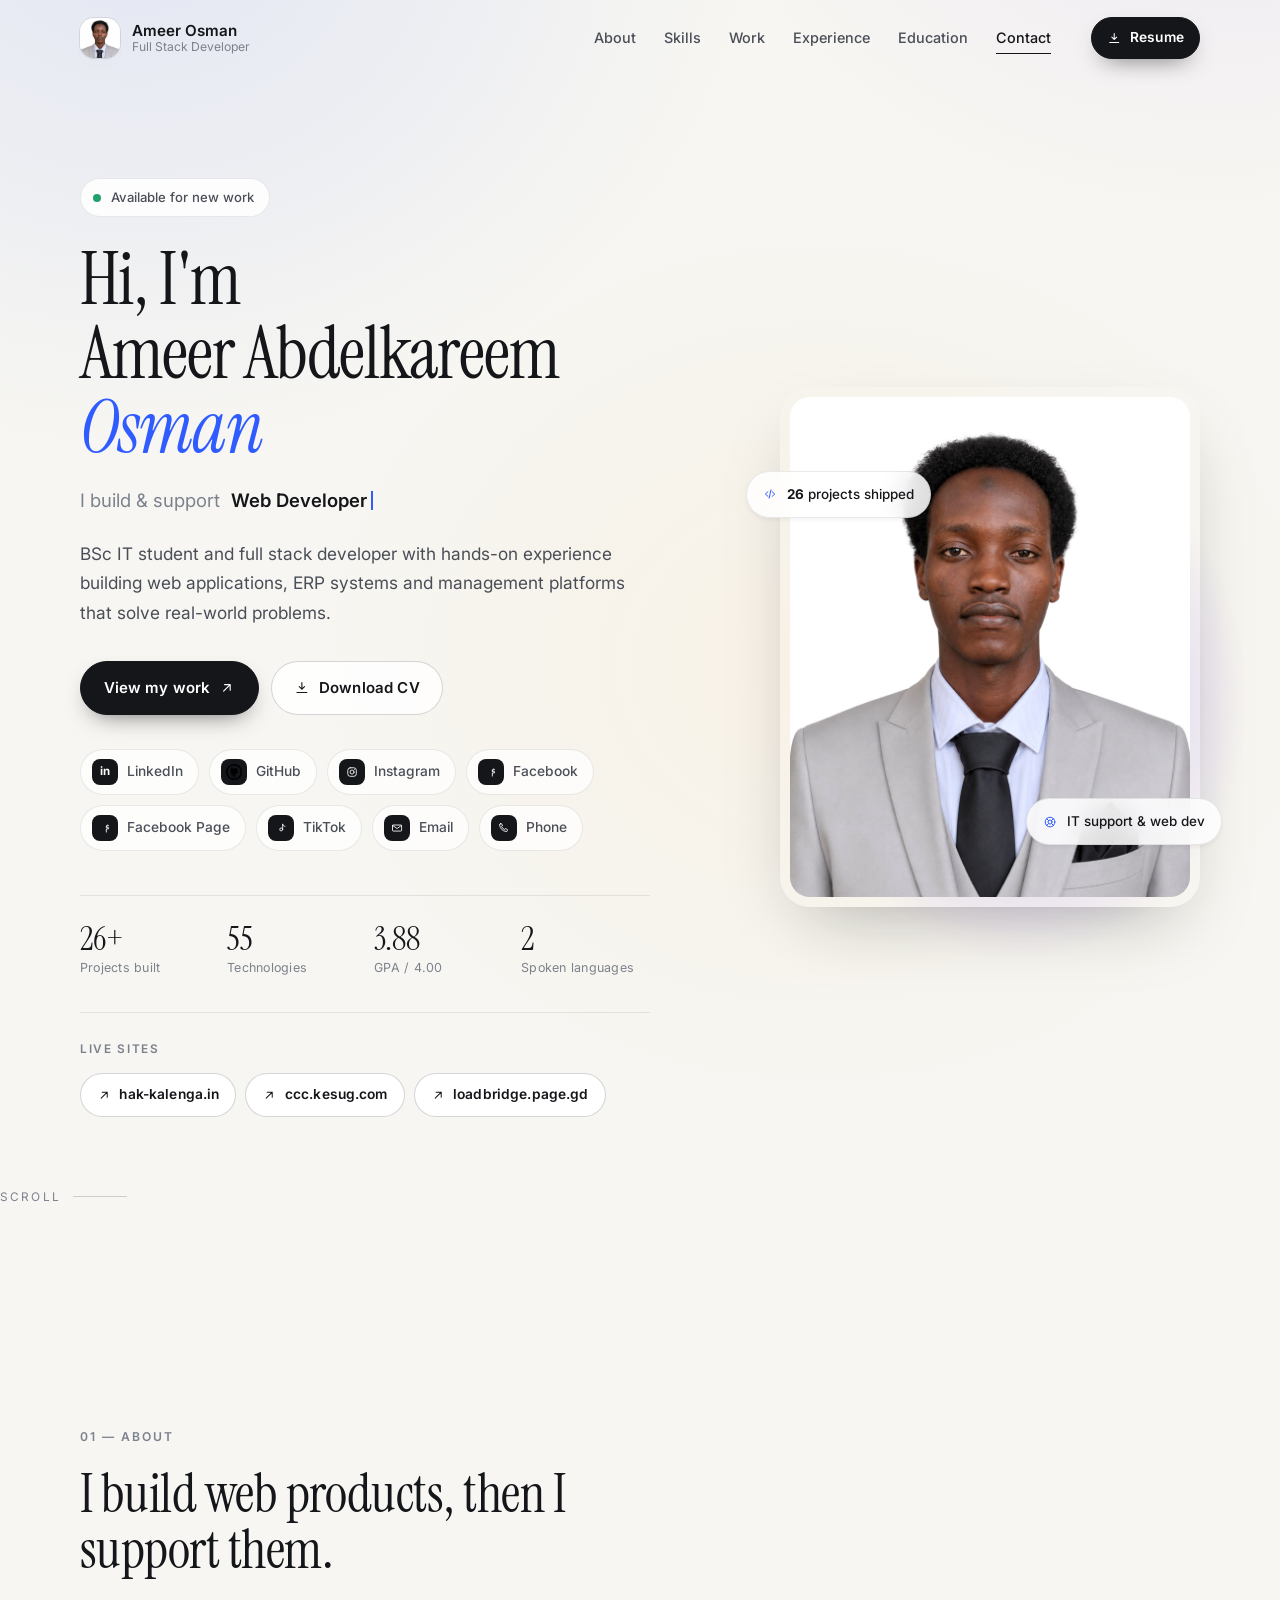
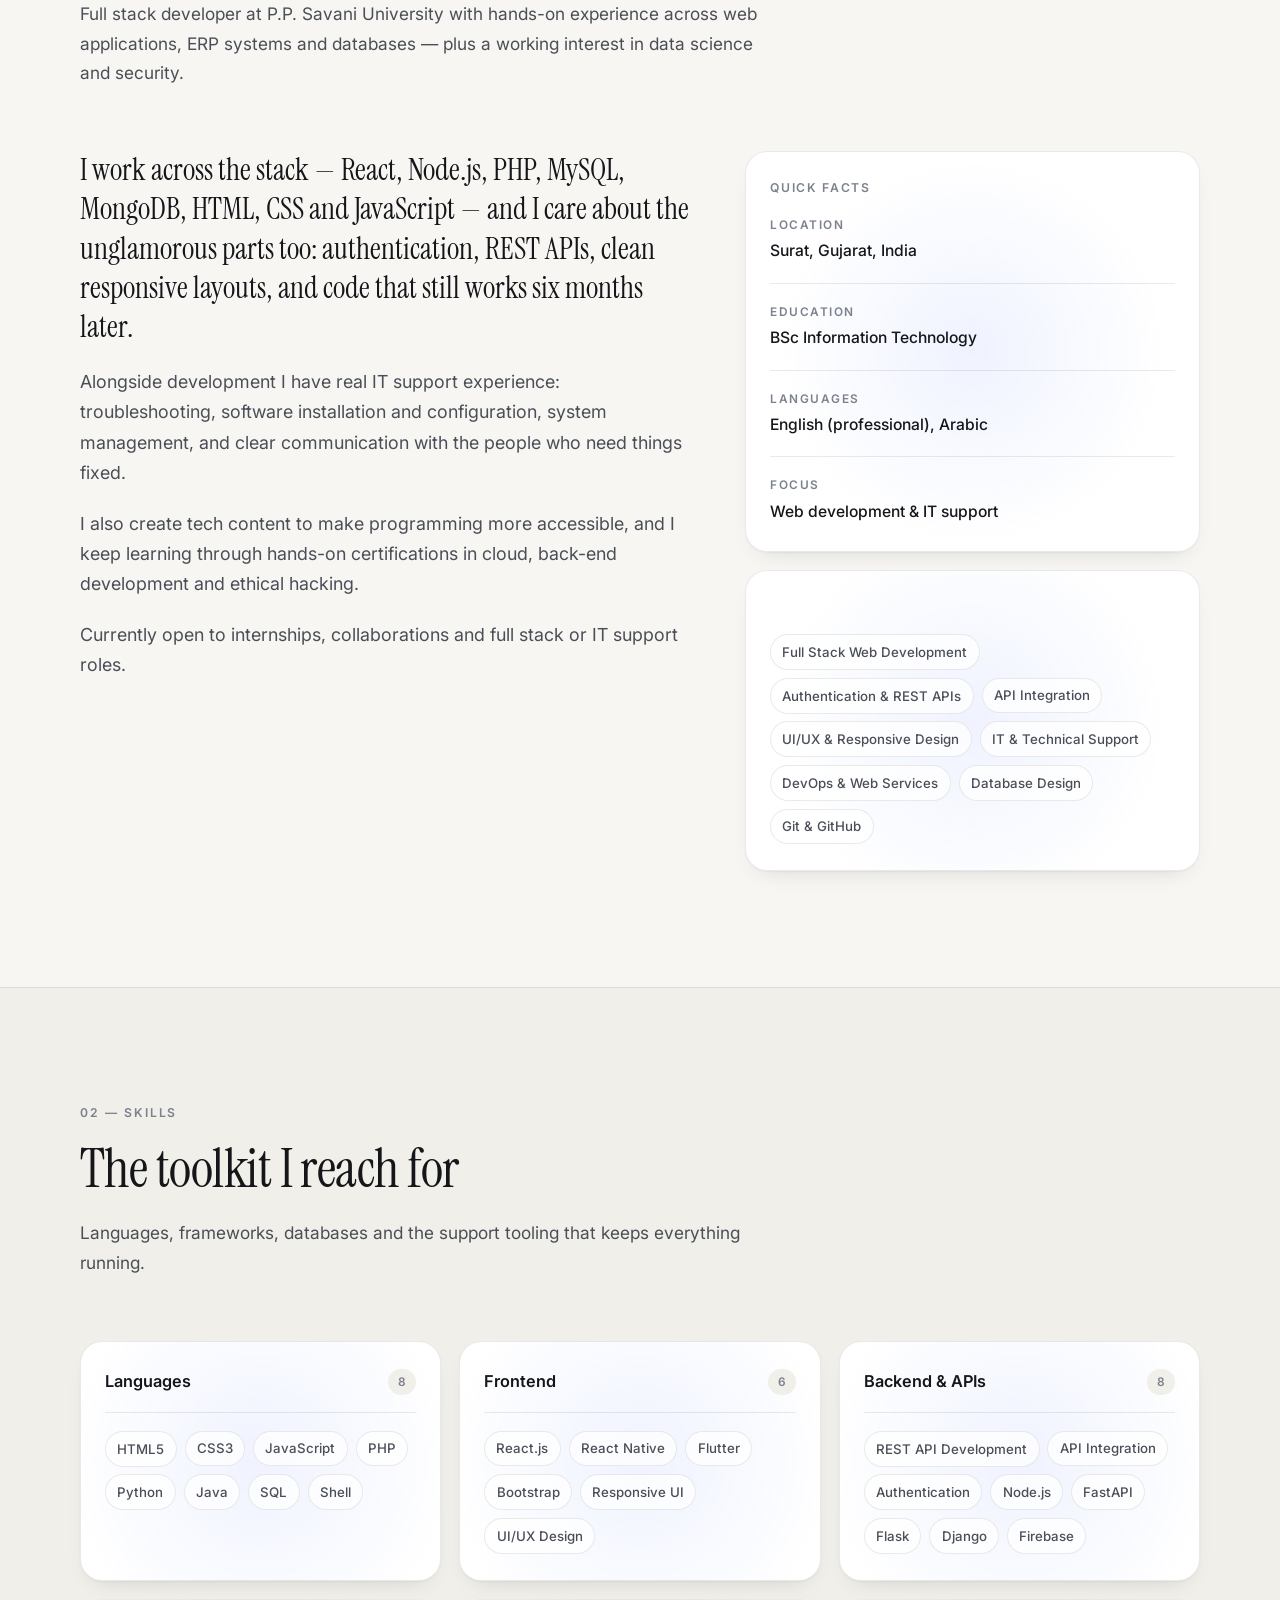
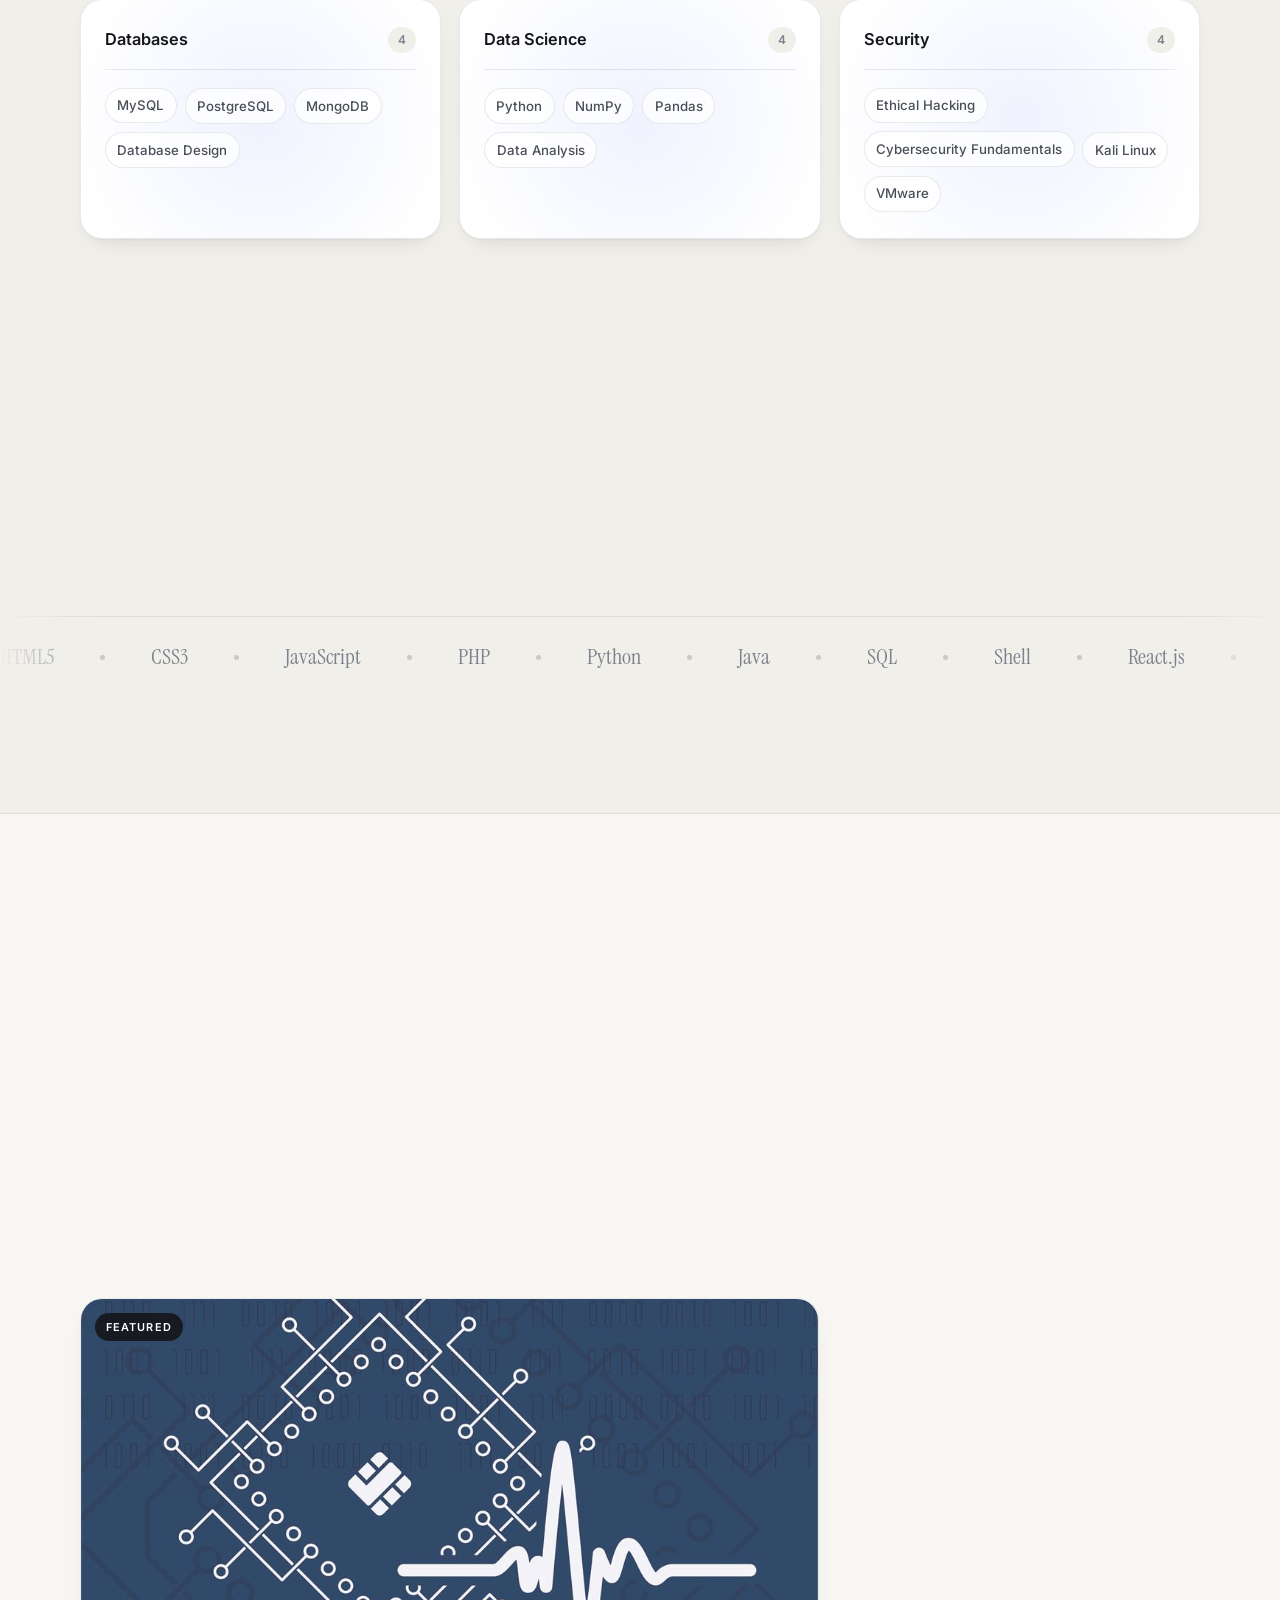
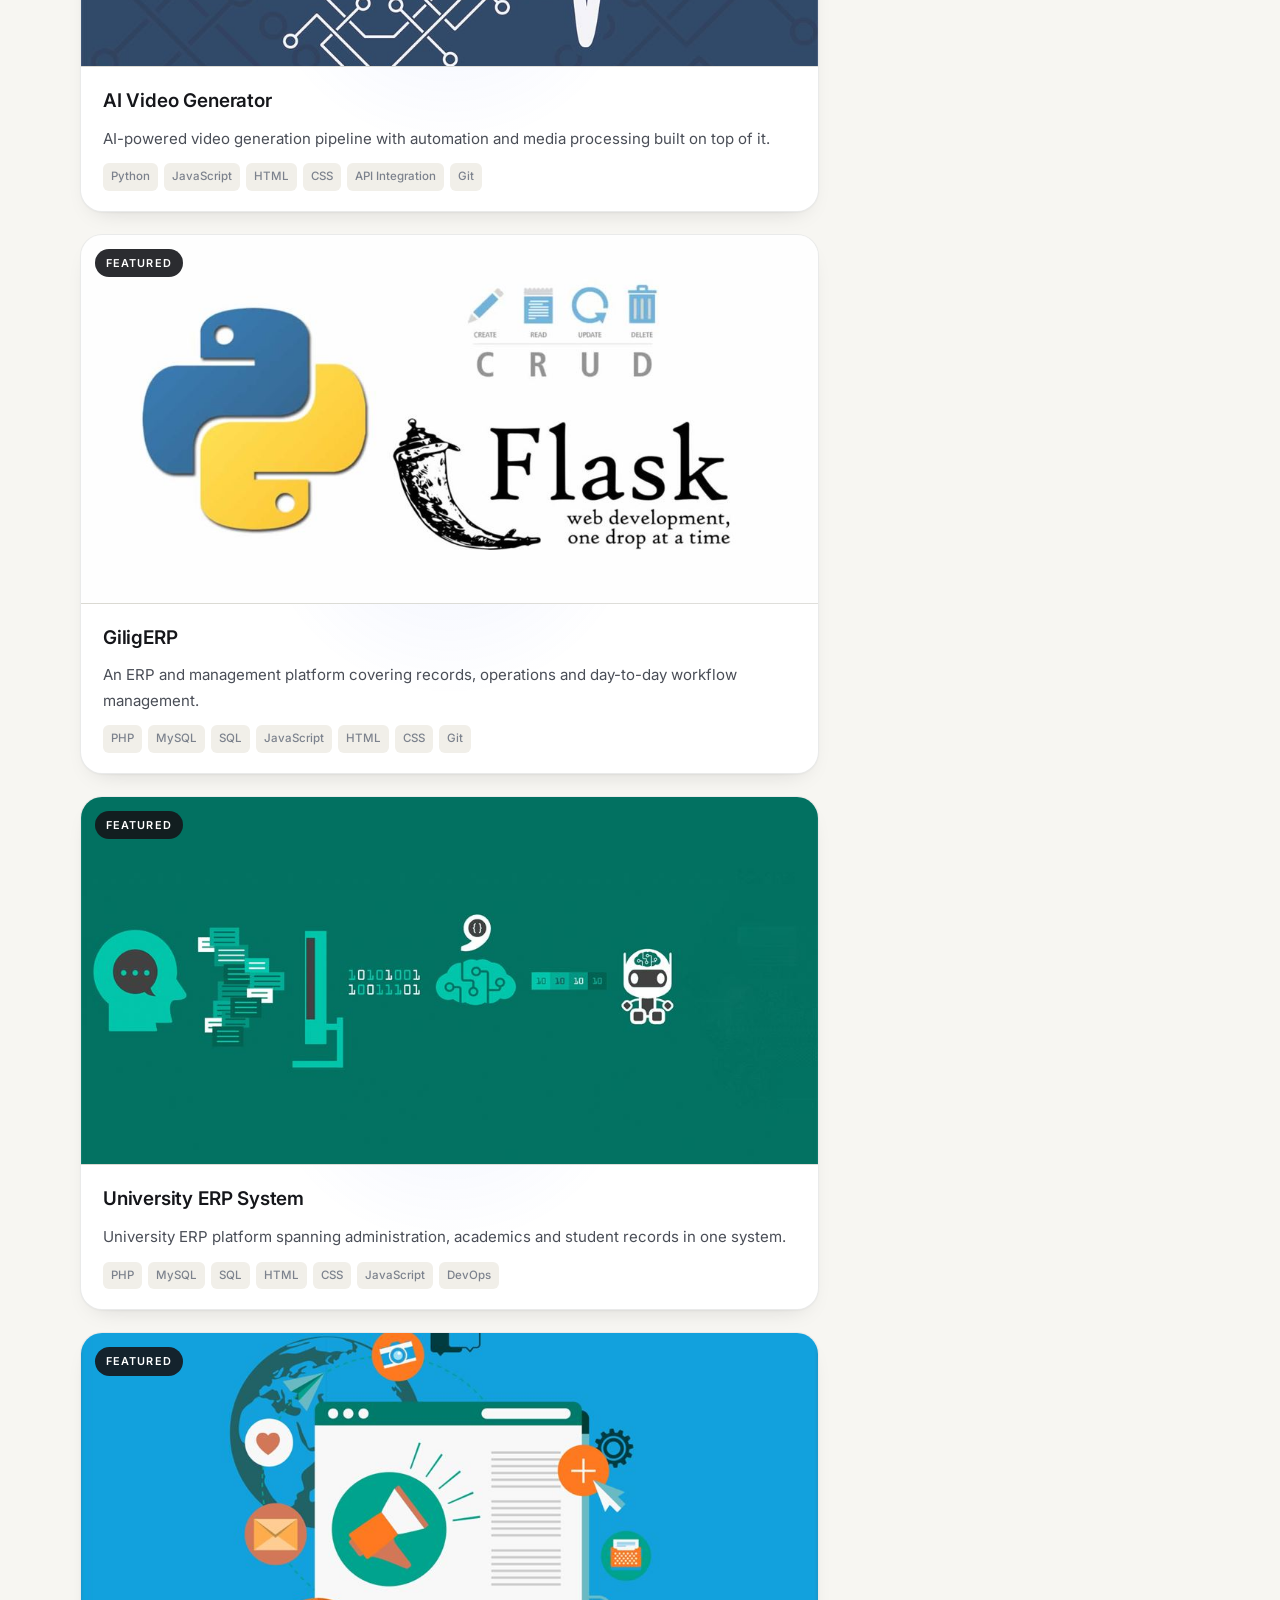
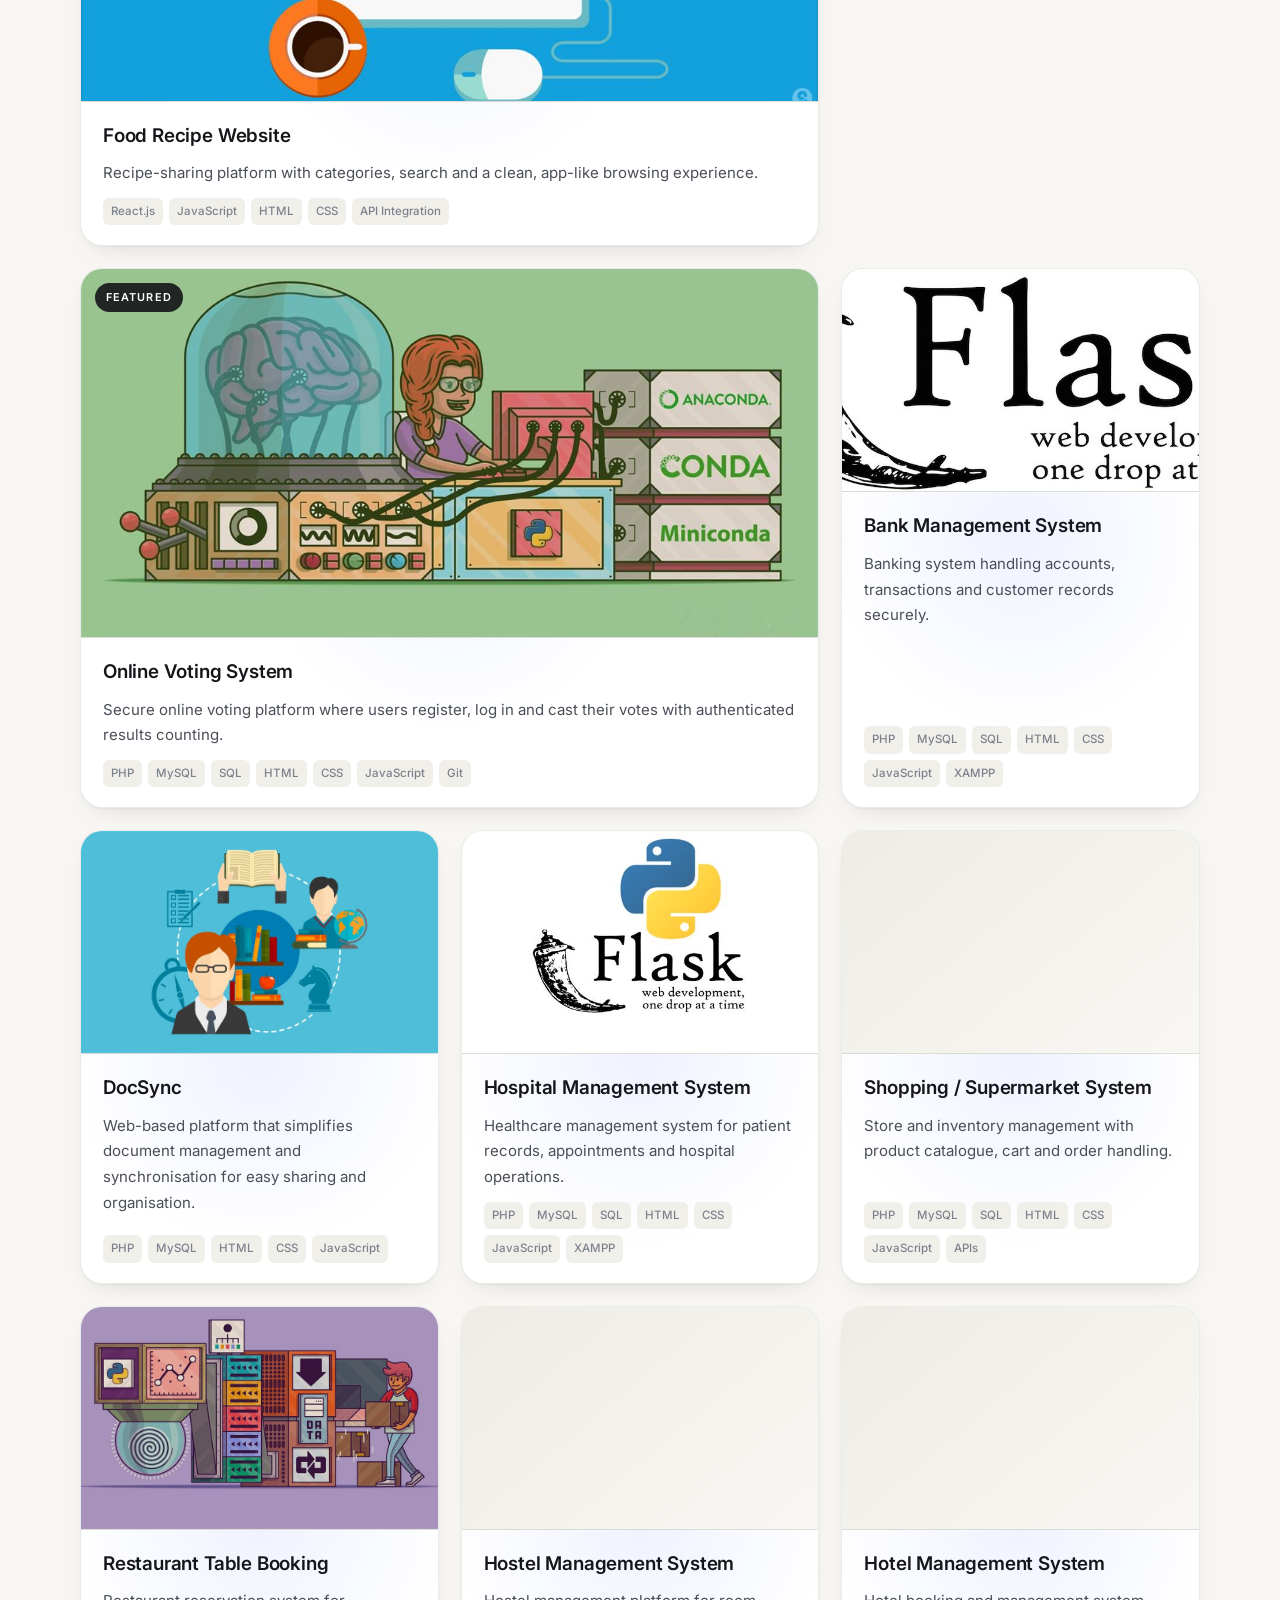
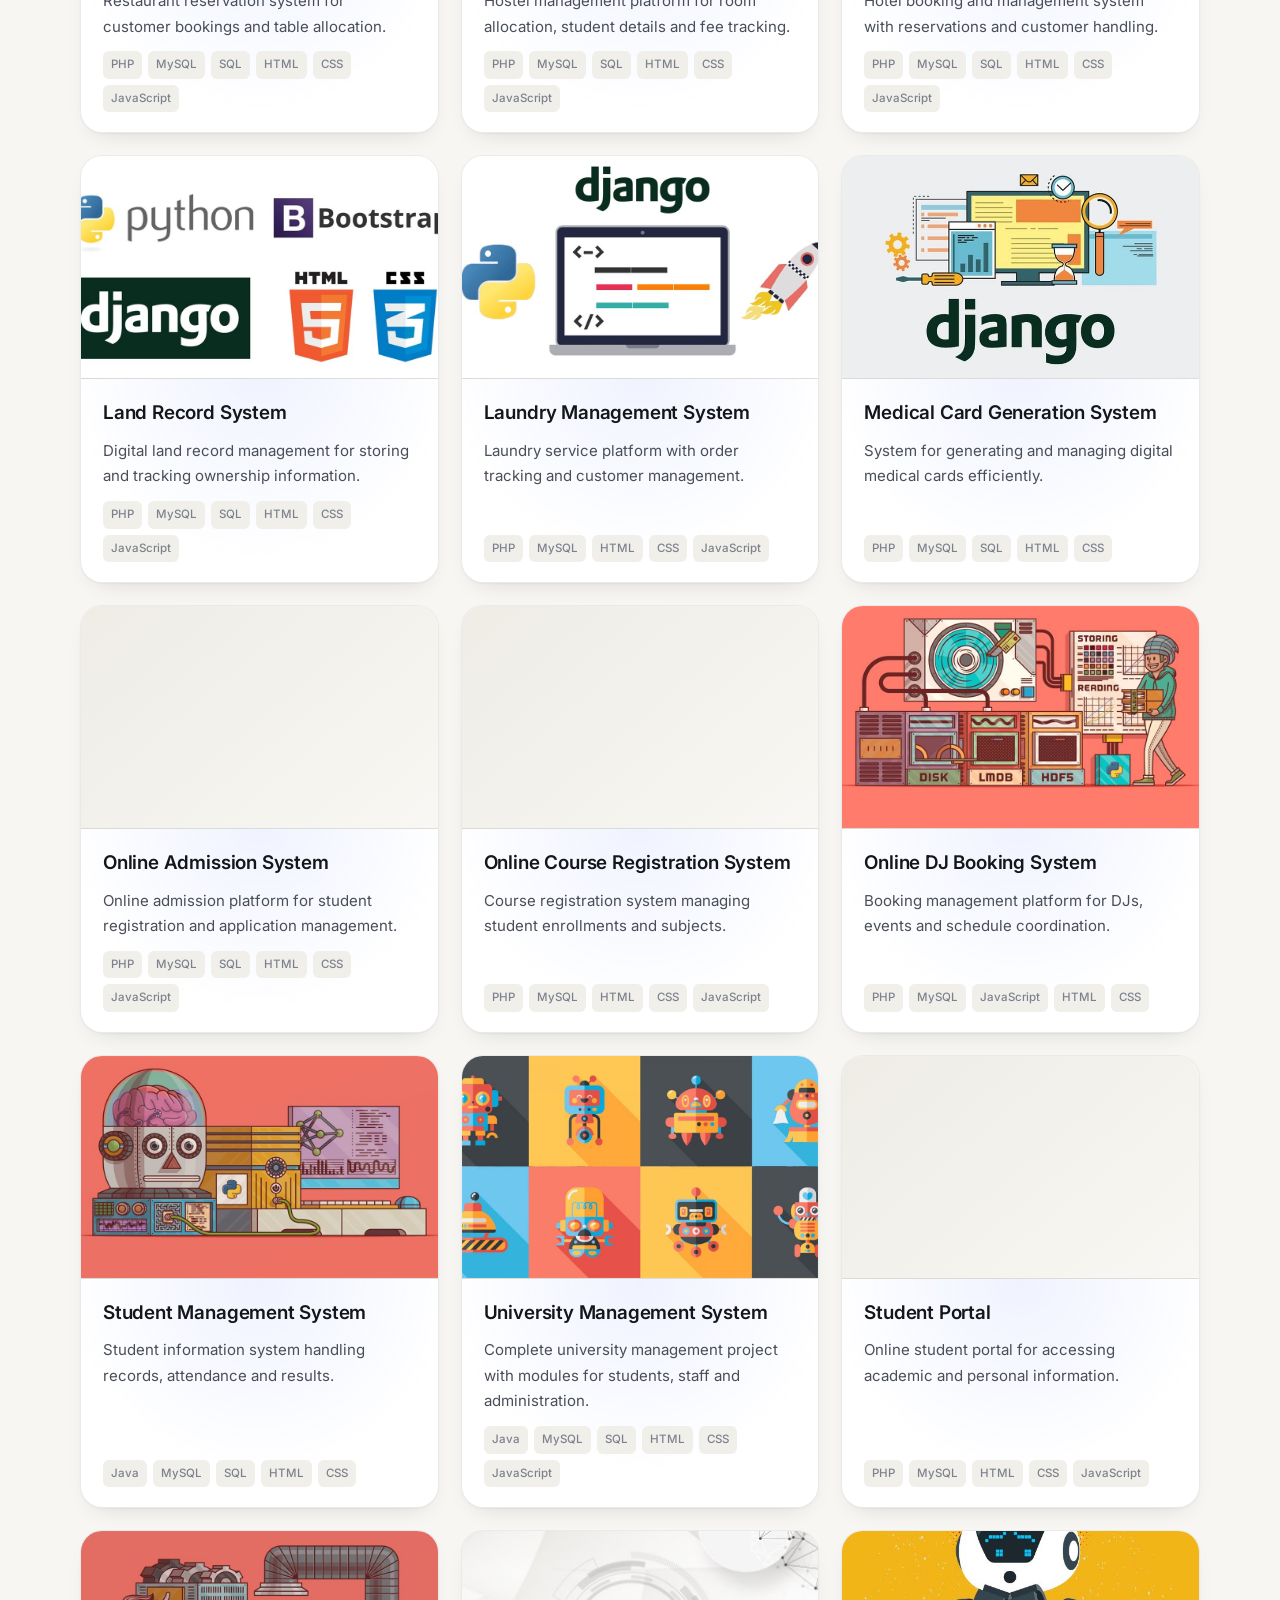
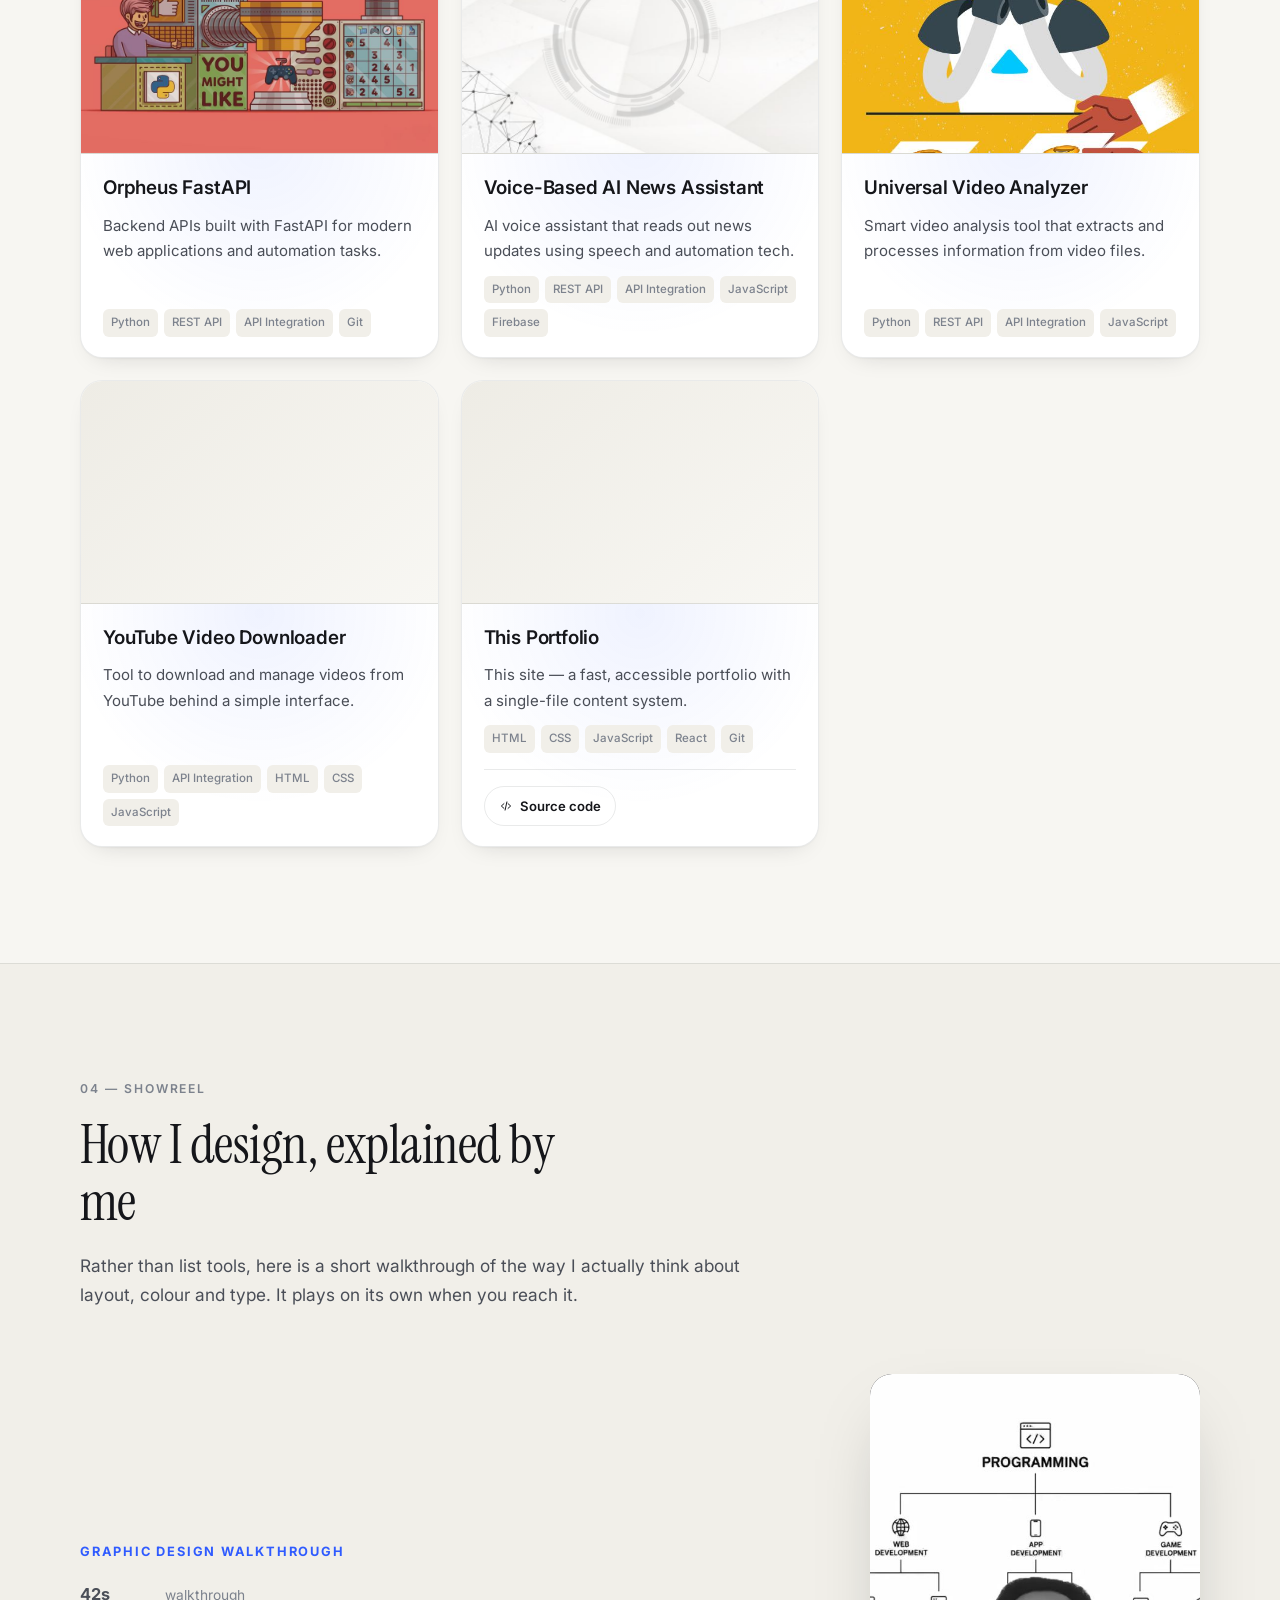
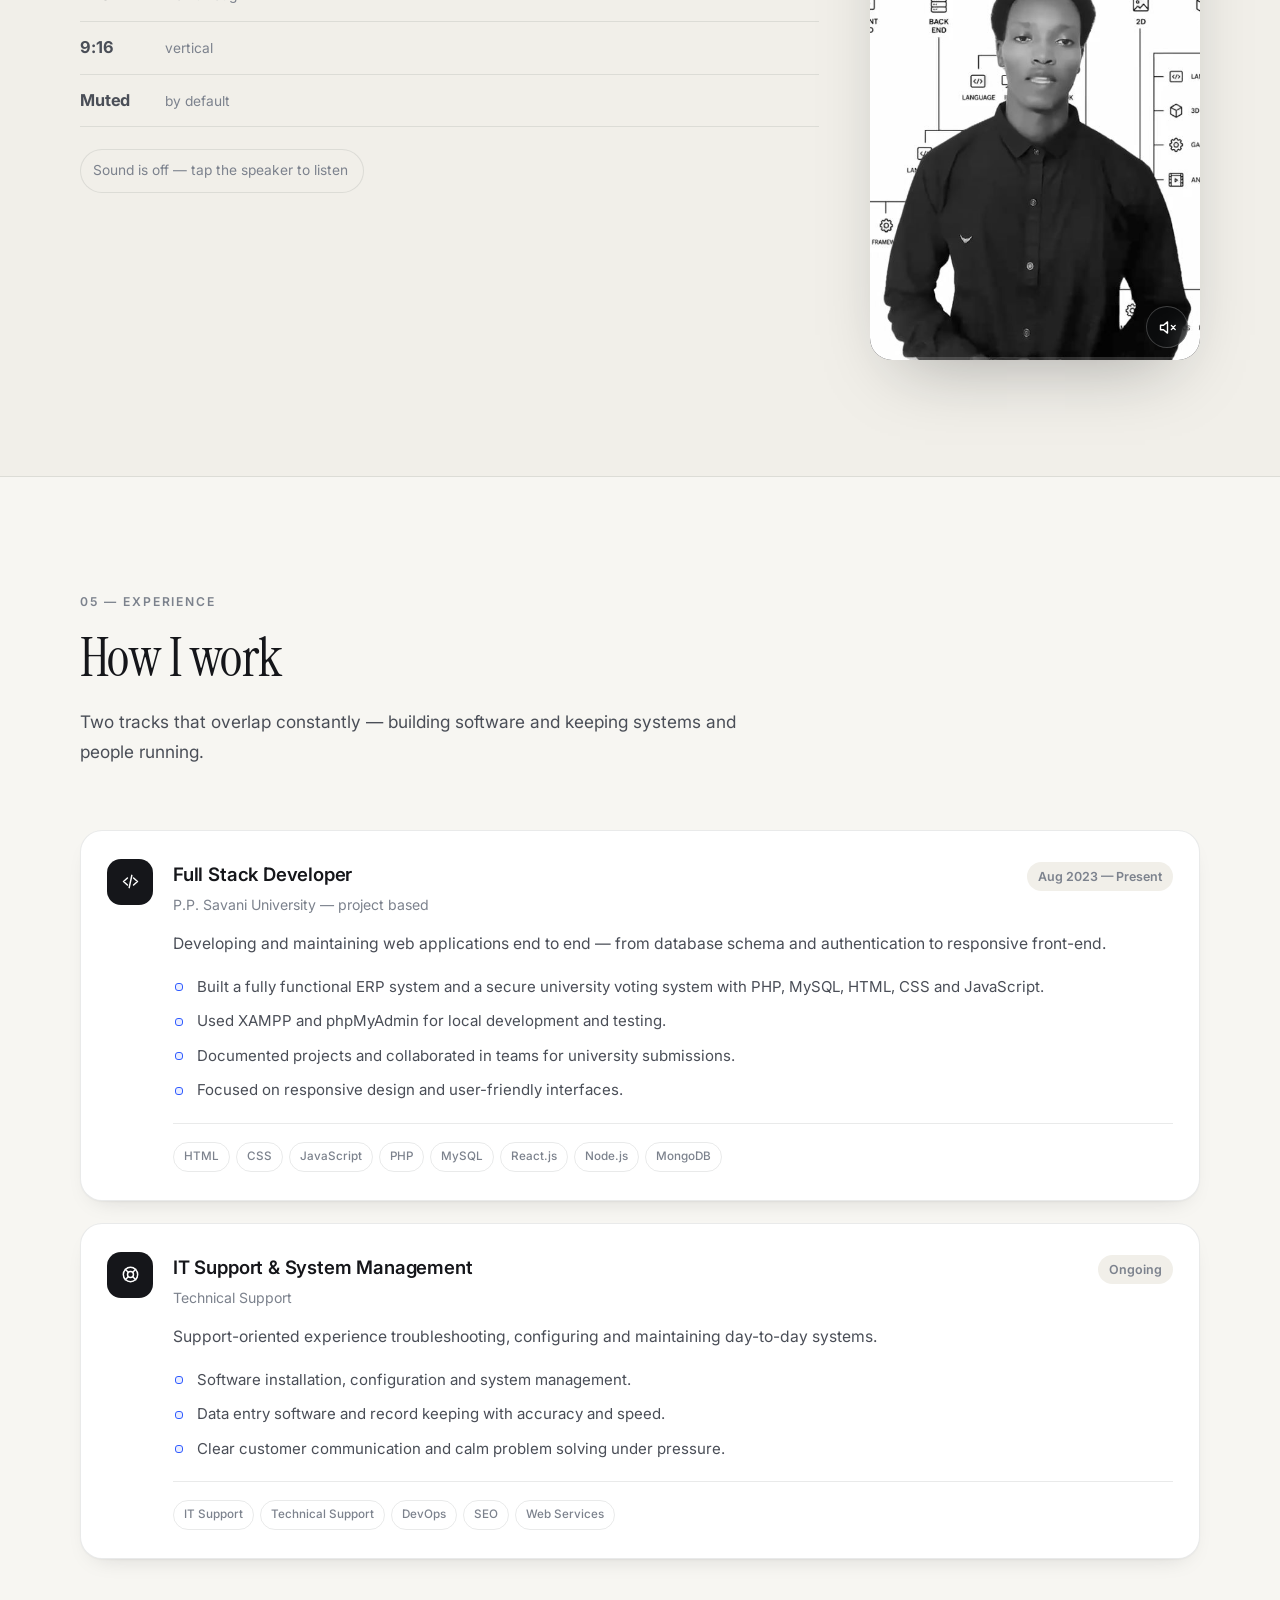
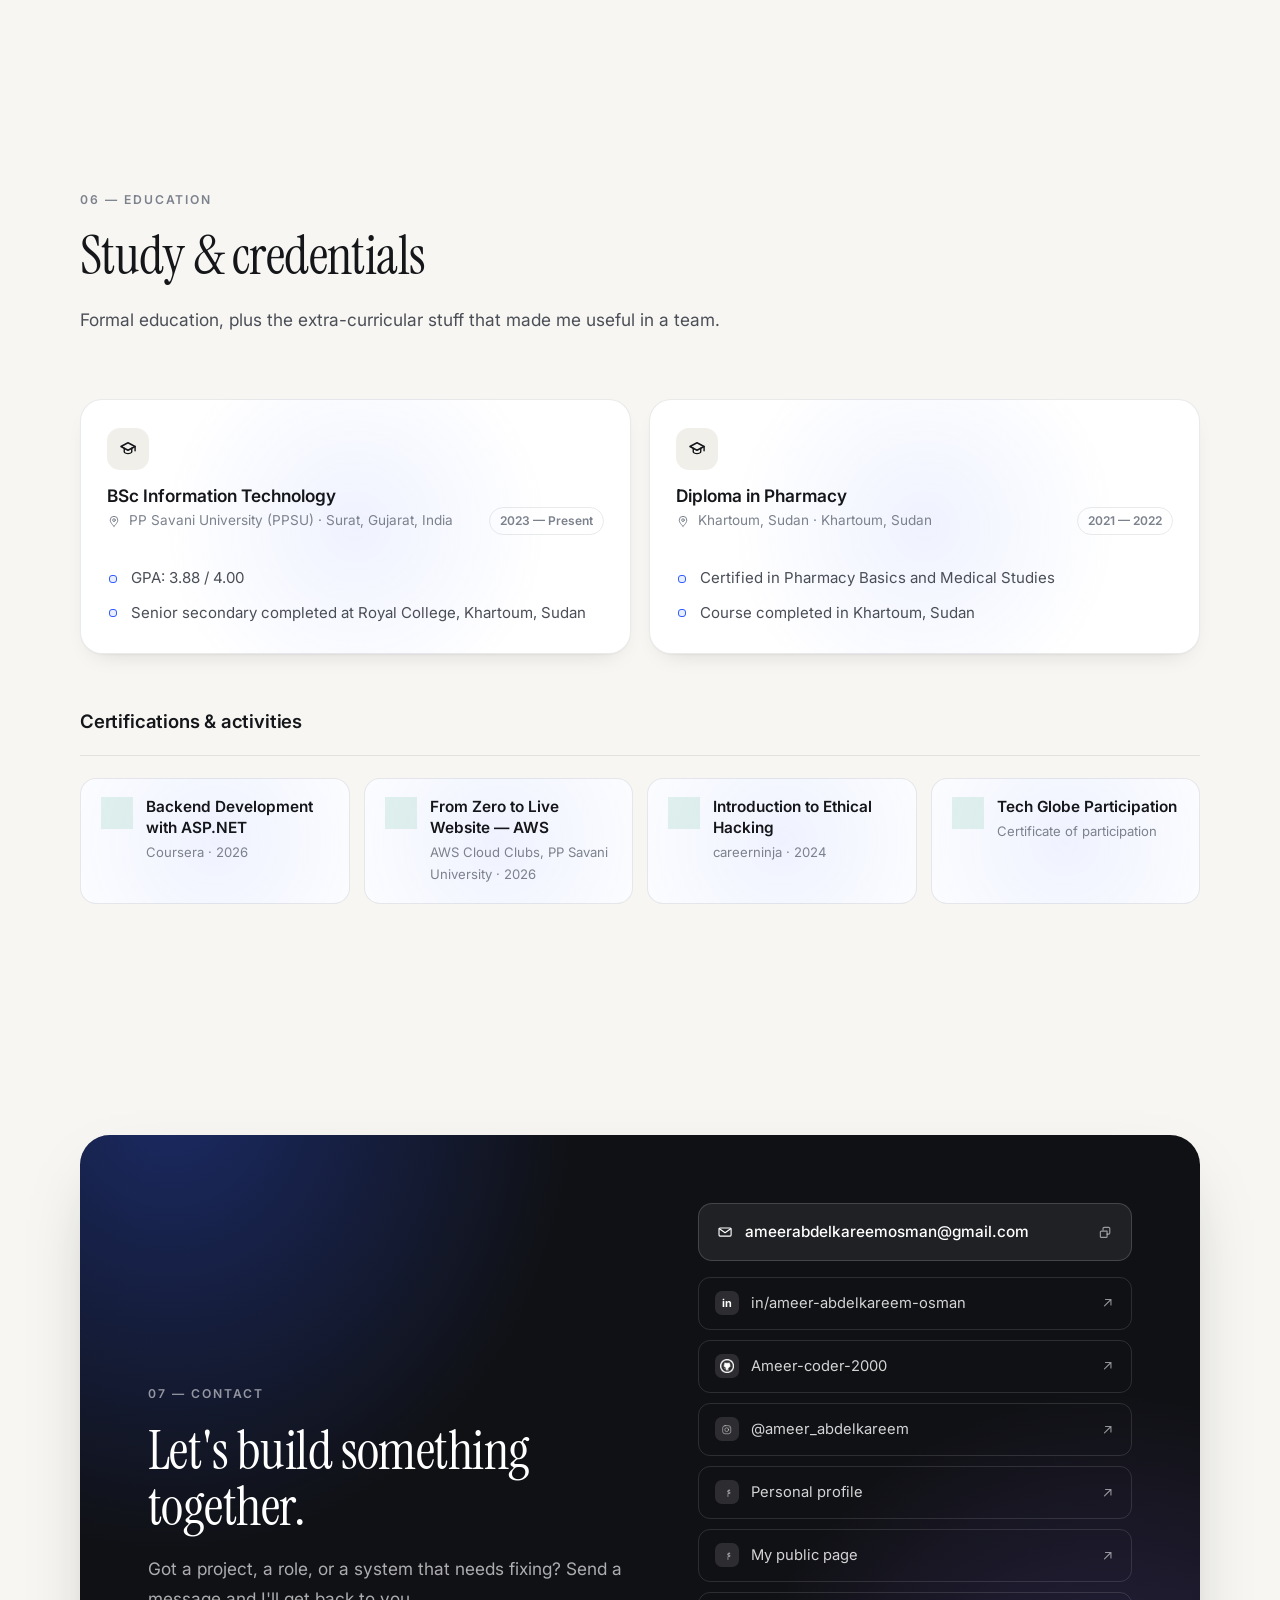
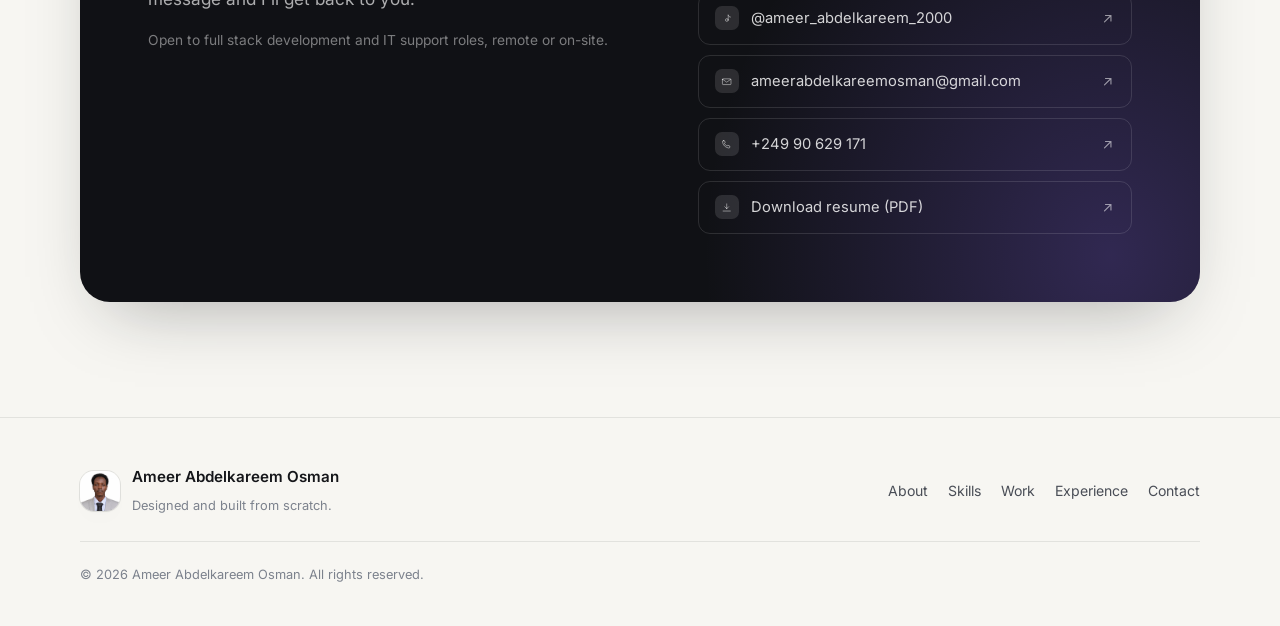
<file: index.html>
<!DOCTYPE html>
<html lang="en">

<head>
  <meta charset="utf-8" />
  <meta name="viewport" content="width=device-width, initial-scale=1, viewport-fit=cover" />
  <meta name="X-UA-Compatible" content="IE=edge" />
  <meta name="apple-mobile-web-app-capable" content="yes" />
  <meta name="mobile-web-app-capable" content="yes" />
  <meta name="apple-mobile-web-app-status-bar-style" content="default" />
  <meta name="apple-mobile-web-app-title" content="Ameer Osman" />

  <!-- Google AdSense -->
  <script async src="https://pagead2.googlesyndication.com/pagead/js/adsbygoogle.js?client=ca-pub-2253711624569029"
    crossorigin="anonymous"></script>

  <!-- Google Tag Manager -->
  <script>(function (w, d, s, l, i) { w[l] = w[l] || []; w[l].push({ 'gtm.start': new Date().getTime(), event: 'gtm.js' }); var f = d.getElementsByTagName(s)[0], j = d.createElement(s), dl = l != 'dataLayer' ? '&l=' + l : ''; j.async = true; j.src = 'https://www.googletagmanager.com/gtm.js?id=' + i + dl; f.parentNode.insertBefore(j, f); })(window, document, 'script', 'dataLayer', 'GTM-PGZH8HT');</script>
  <!-- End Google Tag Manager -->

  <title>Ameer Abdelkareem Osman | Full Stack Developer</title>

  <!-- Global site tag (gtag.js) - Google Analytics -->
  <script async src="https://www.googletagmanager.com/gtag/js?id=UA-126939217-2"></script>
  <script>
    window.dataLayer = window.dataLayer || [];
    function gtag() { dataLayer.push(arguments); }
    gtag('js', new Date());
    gtag('config', 'UA-126939217-2');
  </script>

  <!-- Performance: warm up connections before the third-party scripts run -->
  <link rel="preconnect" href="https://fonts.googleapis.com" />
  <link rel="preconnect" href="https://fonts.gstatic.com" crossorigin />
  <link rel="preconnect" href="https://www.googletagmanager.com" />
  <link rel="dns-prefetch" href="https://pagead2.googlesyndication.com" />

  <!-- Fonts -->
  <link rel="stylesheet"
    href="https://fonts.googleapis.com/css2?family=Inter:wght@400;500;600;700&family=Instrument+Serif:ital@0;1&display=swap" />

  <!-- Custom styles (versioned: bust the browser cache on every change) -->
  <link rel="stylesheet" href="assets/css/style.css?v=10" />
  <link rel="stylesheet" href="assets/css/motion.css?v=1" />

  <!-- Profile photo: load it early so the hero never pops in -->
  <link rel="preload" as="image" href="ameer.jpeg" fetchpriority="high" />

  <!-- SEO / Open Graph -->
  <meta name="description"
    content="Motivated BSc IT graduate focused on full stack web development, IT support, and building practical solutions for real-world problems." />
  <meta name="author" content="Ameer Abdelkareem Osman" />
  <meta property="og:locale" content="en_US" />
  <meta property="og:type" content="website" />
  <meta property="og:title" content="Ameer Abdelkareem Osman | Full Stack Developer" />
  <meta property="og:description"
    content="Full Stack Developer and IT Support professional building practical web solutions." />
  <meta property="og:site_name" content="Ameer Abdelkareem Osman | Full Stack Developer" />
  <meta property="og:image" content="ameer.jpeg" />
  <meta name="twitter:card" content="summary_large_image" />
  <meta name="twitter:title" content="Ameer Abdelkareem Osman | Full Stack Developer" />
  <meta name="twitter:description"
    content="Full Stack Developer and IT Support professional building practical web solutions." />

  <!-- Icons -->
  <link rel="apple-touch-icon" sizes="180x180" href="assets/img/favicon/ameer-favicon-180.png" />
  <link rel="icon" type="image/png" sizes="192x192" href="assets/img/favicon/ameer-favicon-192.png" />
  <link rel="icon" type="image/png" sizes="32x32" href="assets/img/favicon/ameer-favicon-32.png" />
  <link rel="manifest" href="assets/img/favicon/manifest.json" />
  <meta name="msapplication-TileColor" content="#ffffff" />
  <meta name="msapplication-TileImage" content="assets/img/favicon/ameer-favicon-192.png" />
  <meta name="theme-color" content="#f7f6f2" />
  <meta name="robots" content="index, follow" />
  <!-- Google Site Verification for indexing -->
  <meta name="google-site-verification" content="_qxK8tePiU2fhnwlwnJ7pkDFnj1k2EiKq_cYGy1Cb84" />
</head>

<body>
  <!-- Google Tag Manager (noscript) -->
  <noscript><iframe src="https://www.googletagmanager.com/ns.html?id=GTM-PGZH8HT" height="0" width="0"
      style="display:none;visibility:hidden"></iframe>
  </noscript>

  <!-- ===================================================== icon sprite ==== -->
  <svg class="sprite" aria-hidden="true" focusable="false" xmlns="http://www.w3.org/2000/svg">
    <defs>
      <symbol id="i-arrow" viewBox="0 0 24 24">
        <path d="M7 17 17 7M8.5 7H17v8.5" />
      </symbol>
      <symbol id="i-external" viewBox="0 0 24 24">
        <path d="M14 4h6v6M20 4l-8.5 8.5M18 13.5V19a1 1 0 0 1-1 1H5a1 1 0 0 1-1-1V7a1 1 0 0 1 1-1h5.5" />
      </symbol>
      <symbol id="i-mail" viewBox="0 0 24 24">
        <path d="M3 7.5A1.5 1.5 0 0 1 4.5 6h15A1.5 1.5 0 0 1 21 7.5v9a1.5 1.5 0 0 1-1.5 1.5h-15A1.5 1.5 0 0 1 3 16.5v-9Z" />
        <path d="m3.6 7 8.4 6 8.4-6" />
      </symbol>
      <symbol id="i-phone" viewBox="0 0 24 24">
        <path
          d="M5 3.5h2.2l1.7 4.2-1.8 1.4a11.5 11.5 0 0 0 5.8 5.8l1.4-1.8 4.2 1.7V17a2 2 0 0 1-2.2 2A16.5 16.5 0 0 1 3 5.7 2 2 0 0 1 5 3.5Z" />
      </symbol>
      <symbol id="i-download" viewBox="0 0 24 24">
        <path d="M12 4v10m0 0 4-4m-4 4-4-4M4.5 19h15" />
      </symbol>
      <symbol id="i-copy" viewBox="0 0 24 24">
        <path d="M9 9V6.5A1.5 1.5 0 0 1 10.5 5h7A1.5 1.5 0 0 1 19 6.5v7a1.5 1.5 0 0 1-1.5 1.5H15" />
        <path d="M14.5 10.5h-8A1.5 1.5 0 0 0 5 12v6.5A1.5 1.5 0 0 0 6.5 20h7a1.5 1.5 0 0 0 1.5-1.5v-8Z" />
      </symbol>
      <symbol id="i-check" viewBox="0 0 24 24">
        <path d="m5 12.5 4.5 4.5L19 7.5" />
      </symbol>
      <symbol id="i-x" viewBox="0 0 24 24">
        <path d="M6.5 6.5l11 11m0-11-11 11" />
      </symbol>
      <symbol id="i-menu" viewBox="0 0 24 24">
        <path d="M4 8h16M4 16h16" />
      </symbol>
      <symbol id="i-pin" viewBox="0 0 24 24">
        <path d="M12 21s6.5-5.6 6.5-10.5a6.5 6.5 0 1 0-13 0C5.5 15.4 12 21 12 21Z" />
        <circle cx="12" cy="10.5" r="2.3" />
      </symbol>
      <symbol id="i-clock" viewBox="0 0 24 24">
        <circle cx="12" cy="12" r="8.2" />
        <path d="M12 7.5V12l3 2" />
      </symbol>
      <symbol id="i-cap" viewBox="0 0 24 24">
        <path d="M3.5 9 12 4.5 20.5 9 12 13.5 3.5 9Z" />
        <path d="M7.5 11v4.2c0 1 2 2.3 4.5 2.3s4.5-1.3 4.5-2.3V11M20.5 9v5" />
      </symbol>
      <symbol id="i-instagram" viewBox="0 0 24 24">
        <rect x="3.5" y="3.5" width="17" height="17" rx="5" />
        <circle cx="12" cy="12" r="4" />
        <path d="M17 7h.01" />
      </symbol>
      <symbol id="i-facebook" viewBox="0 0 24 24">
        <path
          d="M14.6 20v-6.3h4.1l.3-2.5h-4.4V9.4c0-1.2.6-1.6 1.8-1.6h2V6.2h-1.8c-1.2 0-2 .8-2 3.2" />
      </symbol>
      <symbol id="i-tiktok" viewBox="0 0 24 24">
        <path d="M15.2 4.5v10.2M15.2 14.7a2.9 2.9 0 1 1-5.8 0 2.9 2.9 0 1 1 5.8 0M15.2 4.5c.45 2.3 2.1 3.9 4.6 4.1" />
      </symbol>
      <symbol id="i-volume-off" viewBox="0 0 24 24">
        <path d="M4 9.5h3.4L12 5.6v12.8L7.4 14.5H4z" />
        <path d="M16.4 9.6l4.4 4.8M20.8 9.6l-4.4 4.8" />
      </symbol>
      <symbol id="i-volume-on" viewBox="0 0 24 24">
        <path d="M4 9.5h3.4L12 5.6v12.8L7.4 14.5H4z" />
        <path d="M15.6 9.4a3.6 3.6 0 0 1 0 5.2M18.2 7a7 7 0 0 1 0 10" />
      </symbol>
      <symbol id="i-play" viewBox="0 0 24 24">
        <path d="M8 5.5l11 6.5-11 6.5z" fill="currentColor" stroke="none" />
      </symbol>
      <symbol id="i-code" viewBox="0 0 24 24">
        <path d="m8.5 8-4.5 4 4.5 4M15.5 8l4.5 4-4.5 4M13.5 5l-3 14" />
      </symbol>
      <symbol id="i-support" viewBox="0 0 24 24">
        <circle cx="12" cy="12" r="8.2" />
        <circle cx="12" cy="12" r="3.4" />
        <path d="m6 6 3.4 3.4M18 6l-3.4 3.4M6 18l3.4-3.4M18 18l-3.4-3.4" />
      </symbol>
      <symbol id="i-spark" viewBox="0 0 24 24">
        <path d="m12 3.5 1.9 5.6 5.6 1.9-5.6 1.9L12 18.5l-1.9-5.6-5.6-1.9 5.6-1.9L12 3.5Z" />
        <path d="M18.5 16.5 19.3 19l2.2.8-2.2.8-.8 2.4-.8-2.4-2.2-.8 2.2-.8.8-2.5Z" />
      </symbol>
      <symbol id="i-layers" viewBox="0 0 24 24">
        <path d="m12 4 7.5 4-7.5 4-7.5-4 7.5-4Z" />
        <path d="m4.5 12 7.5 4 7.5-4M4.5 16l7.5 4 7.5-4" />
      </symbol>
      <symbol id="i-grid" viewBox="0 0 24 24">
        <path d="M4.5 4.5h6v6h-6v-6ZM13.5 4.5h6v6h-6v-6ZM4.5 13.5h6v6h-6v-6ZM13.5 13.5h6v6h-6v-6Z" />
      </symbol>
    </defs>
  </svg>

  <a class="skip-link" href="#home">Skip to content</a>

  <!-- ========================================================== header ==== -->
  <header class="site-header" id="top">
    <div class="scroll-progress" aria-hidden="true"><span id="progressBar"></span></div>

    <div class="shell header-inner">
      <a class="brand" href="#home" aria-label="Ameer Abdelkareem Osman — home">
        <img class="brand-mark" src="ameer.jpeg" alt="" width="40" height="40" />
        <span class="brand-text">
          <strong>Ameer Osman</strong>
          <small>Full Stack Developer</small>
        </span>
      </a>

      <nav class="nav-links" id="navLinks" aria-label="Section navigation">
        <a href="#about">About</a>
        <a href="#skills">Skills</a>
        <a href="#work">Work</a>
        <a href="#experience">Experience</a>
        <a href="#education">Education</a>
        <a href="#contact">Contact</a>
      </nav>

      <div class="header-actions">
        <a class="btn btn-primary btn-sm" href="Resume.pdf" target="_blank" rel="noopener">
          <svg class="ico" aria-hidden="true">
            <use href="#i-download" />
          </svg>
          <span>Resume</span>
        </a>
        <button class="nav-toggle" id="navToggle" type="button" aria-label="Open menu" aria-expanded="false"
          aria-controls="mobileMenu">
          <svg class="ico" aria-hidden="true">
            <use href="#i-menu" />
          </svg>
        </button>
      </div>
    </div>

    <div class="mobile-menu" id="mobileMenu" hidden>
      <a href="#about">About</a>
      <a href="#skills">Skills</a>
      <a href="#work">Work</a>
      <a href="#experience">Experience</a>
      <a href="#education">Education</a>
      <a href="#contact">Contact</a>
      <a class="mobile-menu__resume" href="Resume.pdf" target="_blank" rel="noopener">Download resume</a>
    </div>
  </header>

  <main id="main">
    <!-- ========================================================== hero ==== -->
    <section class="hero" id="home">
      <div class="hero-glow" aria-hidden="true"></div>

      <div class="shell hero-grid">
        <div class="hero-copy">
          <p class="availability reveal">
            <span class="availability__dot" aria-hidden="true"></span>
            <span data-bind="availability">Available for new work</span>
          </p>

          <h1 class="hero-title reveal" data-reveal-delay="1">
            Hi, I'm <span class="hero-title__name">Ameer Abdelkareem
              <em class="hero-title__accent">Osman</em></span>
          </h1>

          <p class="hero-role reveal" data-reveal-delay="2">
            <span class="hero-role__prefix">I&nbsp;build&nbsp;&amp;&nbsp;support&nbsp;</span>
            <span class="rotator" id="roleRotator" aria-live="polite"></span>
          </p>

          <p class="hero-intro reveal" data-reveal-delay="3" data-bind="heroIntro"></p>

          <div class="hero-cta reveal" data-reveal-delay="4">
            <a class="btn btn-primary" href="#work" id="heroPrimaryCta">
              <span>View my work</span>
              <svg class="ico" aria-hidden="true">
                <use href="#i-arrow" />
              </svg>
            </a>
            <a class="btn btn-ghost" href="Resume.pdf" target="_blank" rel="noopener" id="heroSecondaryCta">
              <svg class="ico" aria-hidden="true">
                <use href="#i-download" />
              </svg>
              <span>Download CV</span>
            </a>
          </div>

          <ul class="social-row reveal" data-reveal-delay="5" id="heroSocials"></ul>

          <dl class="hero-stats reveal" data-reveal-delay="6" id="heroStats"></dl>

          <div class="hero-sites reveal" data-reveal-delay="7" id="heroSites" hidden>
            <p class="hero-sites__label">Live sites</p>
            <ul></ul>
          </div>
        </div>

        <div class="hero-media reveal" data-reveal-delay="3">
          <div class="portrait">
            <div class="portrait__frame">
              <img data-bind="portrait" src="ameer.jpeg" alt="Portrait of Ameer Abdelkareem Osman" />
            </div>
            <div class="portrait__glow" aria-hidden="true"></div>
          </div>

          <div class="float-card float-card--a">
            <svg class="ico" aria-hidden="true">
              <use href="#i-code" />
            </svg>
            <span>
              <strong data-bind="statProjects">0</strong> projects shipped
            </span>
          </div>
          <div class="float-card float-card--b">
            <svg class="ico" aria-hidden="true">
              <use href="#i-support" />
            </svg>
            <span>IT support &amp; web dev</span>
          </div>
        </div>
      </div>

      <a class="scroll-cue" href="#about" aria-label="Scroll to about section">
        <span>Scroll</span>
        <span class="scroll-cue__line" aria-hidden="true"></span>
      </a>
    </section>

    <!-- ========================================================= about ==== -->
    <section class="section" id="about">
      <div class="shell">
        <header class="section-head reveal">
          <p class="eyebrow">01 &mdash; About</p>
          <h2 class="section-title" data-bind="aboutHeading"></h2>
          <p class="section-lead" data-bind="aboutLead"></p>
        </header>

        <div class="about-grid">
          <div class="about-prose reveal">
            <div id="aboutParagraphs"></div>
          </div>

          <aside class="about-side">
            <div class="facts-card reveal" data-reveal-delay="1" id="aboutFacts"></div>
            <div class="strengths-card reveal" data-reveal-delay="2">
              <h3 class="card-label">What I do</h3>
              <ul class="chip-list" id="aboutStrengths"></ul>
            </div>
          </aside>
        </div>
      </div>
    </section>

    <!-- ========================================================= skills ==== -->
    <section class="section section--tint" id="skills">
      <div class="shell">
        <header class="section-head reveal">
          <p class="eyebrow">02 &mdash; Skills</p>
          <h2 class="section-title">The toolkit I reach for</h2>
          <p class="section-lead">Languages, frameworks, databases and the support tooling that keeps
            everything running.</p>
        </header>

        <div class="skills-grid" id="skillsGrid"></div>
      </div>

      <div class="marquee" aria-hidden="true">
        <div class="marquee__track" id="marqueeTrack"></div>
      </div>
    </section>

    <!-- ========================================================== work ==== -->
    <section class="section" id="work">
      <div class="shell">
        <header class="section-head reveal">
          <p class="eyebrow">03 &mdash; Selected work</p>
          <h2 class="section-title">Projects I've designed &amp; built</h2>
          <p class="section-lead">Full stack systems, management platforms and AI tooling. Open a project
            to see the live build or the source.</p>
        </header>

        <div class="filter-bar reveal" id="projectFilters" role="tablist" aria-label="Filter projects"></div>

        <div class="project-grid" id="projectGrid"></div>

        <p class="project-grid__empty" id="projectEmpty" hidden>No projects in this category yet.</p>
      </div>
    </section>

    <!-- ======================================================== showreel ==== -->
    <section class="section section--tint" id="showreel">
      <div class="shell">
        <header class="section-head reveal">
          <p class="eyebrow">04 &mdash; Showreel</p>
          <h2 class="section-title" data-bind="showreelHeading">How I design, explained by me</h2>
          <p class="section-lead" data-bind="showreelLead">A short walkthrough of the way I actually think
            about layout, colour and type.</p>
        </header>

        <div class="showreel reveal" id="showreelBlock" hidden>
          <div class="showreel__text">
            <p class="showreel__caption" id="showreelCaption"></p>
            <ul class="showreel__facts" id="showreelFacts"></ul>
            <p class="showreel__hint" id="showreelHint"></p>
          </div>

          <figure class="video-frame">
            <video id="showreelVideo" muted loop playsinline preload="none"
              disablepictureinpicture disableremoteplayback></video>
            <button class="video-frame__sound" id="showreelSound" type="button"
              aria-pressed="false" aria-label="Unmute video">
              <svg class="ico" aria-hidden="true" focusable="false"><use href="#i-volume-off"></use></svg>
            </button>
            <div class="video-frame__bar" aria-hidden="true"><i id="showreelBar"></i></div>
          </figure>
        </div>
      </div>
    </section>

    <!-- ===================================================== experience ==== -->
    <section class="section" id="experience">
      <div class="shell">
        <header class="section-head reveal">
          <p class="eyebrow">05 &mdash; Experience</p>
          <h2 class="section-title">How I work</h2>
          <p class="section-lead">Two tracks that overlap constantly — building software and keeping
            systems and people running.</p>
        </header>

        <ol class="timeline" id="timeline"></ol>
      </div>
    </section>

    <!-- ====================================================== education ==== -->
    <section class="section" id="education">
      <div class="shell">
        <header class="section-head reveal">
          <p class="eyebrow">06 &mdash; Education</p>
          <h2 class="section-title">Study &amp; credentials</h2>
          <p class="section-lead">Formal education, plus the extra-curricular stuff that made me useful
            in a team.</p>
        </header>

        <div class="edu-grid" id="eduGrid"></div>

        <div class="cert-block reveal">
          <h3 class="section-subtitle">Certifications &amp; activities</h3>
          <div class="cert-grid" id="certGrid"></div>
        </div>
      </div>
    </section>

    <!-- ======================================================== contact ==== -->
    <section class="section" id="contact">
      <div class="shell">
        <div class="contact-panel reveal">
          <div class="contact-panel__glow" aria-hidden="true"></div>

          <div class="contact-panel__copy">
            <p class="eyebrow eyebrow--light">07 &mdash; Contact</p>
            <h2 class="section-title" data-bind="contactHeading"></h2>
            <p class="section-lead" data-bind="contactBody"></p>
            <p class="contact-note" data-bind="contactNote"></p>
          </div>

          <div class="contact-panel__actions">
            <button class="email-chip" type="button" id="copyEmail" data-email="ameerabdelkareemosman@gmail.com">
              <svg class="ico" aria-hidden="true">
                <use href="#i-mail" />
              </svg>
              <span class="email-chip__text" data-bind="email">ameerabdelkareemosman@gmail.com</span>
              <svg class="ico ico--copy" aria-hidden="true">
                <use href="#i-copy" />
              </svg>
            </button>

            <div class="contact-links" id="contactLinks"></div>
          </div>
        </div>
      </div>
    </section>
  </main>

  <!-- =========================================================== footer ==== -->
  <footer class="site-footer">
    <div class="shell footer-inner">
      <div class="footer-brand">
        <img class="brand-mark" src="ameer.jpeg" alt="" width="40" height="40" />
        <div>
          <strong data-bind="name">Ameer Abdelkareem Osman</strong>
          <small data-bind="note">Designed and built from scratch.</small>
        </div>
      </div>

      <nav class="footer-nav" aria-label="Footer navigation">
        <a href="#about">About</a>
        <a href="#skills">Skills</a>
        <a href="#work">Work</a>
        <a href="#experience">Experience</a>
        <a href="#contact">Contact</a>
      </nav>

      <p class="footer-copy">&copy; <span id="year"></span> <span data-bind="name">Ameer Abdelkareem Osman</span>.
        All rights reserved.</p>
    </div>
  </footer>

  <button class="to-top" id="toTop" type="button" aria-label="Back to top">
    <svg class="ico" aria-hidden="true">
      <use href="#i-arrow" />
    </svg>
  </button>

  <script src="assets/js/data.js?v=10"></script>
  <script src="assets/js/app.js?v=9"></script>
  <script src="assets/js/motion.js?v=1"></script>
</body>

</html>
</file>
<file: assets/css/style.css>
/* =========================================================================
   Ameer Abdelkareem Osman — Portfolio
   Light premium minimal design system
   -------------------------------------------------------------------------
   1. Tokens          6. Work / projects     11. Contact panel
   2. Reset & base    7. Marquee             12. Footer
   3. Utilities       8. Experience          13. Back to top
   4. Buttons/chips   9. Education           14. Motion / reveal
   5. Header          10. About              15. Responsive
   ========================================================================= */

/* ------------------------------------------------------------------ 1. tokens */
:root {
  /* palette */
  --bg: #f7f6f2;
  --bg-tint: #f1efe9;
  --surface: #ffffff;
  --ink: #15161a;
  --ink-2: #4a4e57;
  --ink-3: #7c828d;
  --line: rgba(21, 22, 26, 0.09);
  --line-strong: rgba(21, 22, 26, 0.18);
  --brand: #2f5bff;
  --brand-soft: rgba(47, 91, 255, 0.1);

  /* type */
  --font-sans: "Inter", -apple-system, BlinkMacSystemFont, "Segoe UI", Roboto, Helvetica, Arial, sans-serif;
  --font-display: "Instrument Serif", "Iowan Old Style", "Times New Roman", serif;

  /* shape */
  --r-sm: 10px;
  --r-md: 16px;
  --r-lg: 22px;
  --r-xl: 30px;
  --shell: 1200px;
  --gutter: clamp(20px, 4vw, 40px);
  --section-y: clamp(74px, 9vw, 132px);

  /* elevation */
  --sh-1: 0 1px 2px rgba(21, 22, 26, 0.04), 0 10px 26px -16px rgba(21, 22, 26, 0.22);
  --sh-2: 0 2px 4px rgba(21, 22, 26, 0.05), 0 24px 48px -24px rgba(21, 22, 26, 0.28);
  --sh-3: 0 30px 70px -30px rgba(21, 22, 26, 0.35);

  /* motion */
  --ease: cubic-bezier(0.16, 1, 0.3, 1);
  --dur: 0.55s;

  --header-h: 76px;

  /* notch / home-indicator insets so nothing hides under the phone bezel */
  --safe-l: env(safe-area-inset-left, 0px);
  --safe-r: env(safe-area-inset-right, 0px);
  --safe-b: env(safe-area-inset-bottom, 0px);
}

/* touch: kill the grey tap flash and the 300ms double-tap delay */
@media (hover: none) {

  a,
  button {
    -webkit-tap-highlight-color: rgba(0, 0, 0, 0);
    touch-action: manipulation;
  }

  /* hover lifts stick on touch devices — turn them off when there is no hover */
  .btn:hover,
  .social-btn:hover,
  .hero-sites a:hover,
  .link-btn:hover,
  .chip:hover,
  .filter-btn:hover,
  .contact-link:hover,
  .brand:hover .brand-mark,
  .skill-group:hover,
  .edu-card:hover,
  .cert-card:hover,
  .timeline-item:hover,
  .project-card:hover {
    transform: none;
  }

  .project-card:hover .project-card__media img {
    transform: none;
  }
}

/* ------------------------------------------------------------ 2. reset & base */
*,
*::before,
*::after {
  box-sizing: border-box;
}

html {
  -webkit-text-size-adjust: 100%;
  scroll-behavior: smooth;
  scroll-padding-top: calc(var(--header-h) + 24px);
}

body {
  margin: 0;
  background: var(--bg);
  color: var(--ink-2);
  font-family: var(--font-sans);
  font-size: 17px;
  line-height: 1.7;
  -webkit-font-smoothing: antialiased;
  -moz-osx-font-smoothing: grayscale;
  overflow-x: hidden;
}

img {
  max-width: 100%;
  display: block;
}

a {
  color: inherit;
  text-decoration: none;
}

button {
  font: inherit;
  color: inherit;
  border: 0;
  background: none;
  cursor: pointer;
}

h1,
h2,
h3,
h4,
p,
figure,
dl,
dd {
  margin: 0;
}

ol,
ul {
  margin: 0;
  padding: 0;
  list-style: none;
}

::selection {
  background: var(--ink);
  color: #fff;
}

:focus-visible {
  outline: 2px solid var(--brand);
  outline-offset: 3px;
  border-radius: 4px;
}

.sprite {
  position: absolute;
  width: 0;
  height: 0;
  overflow: hidden;
}

.ico {
  width: 1.05em;
  height: 1.05em;
  fill: none;
  stroke: currentColor;
  stroke-width: 1.7;
  stroke-linecap: round;
  stroke-linejoin: round;
  flex: none;
}

.skip-link {
  position: absolute;
  left: -9999px;
  top: 0;
  z-index: 999;
  background: var(--ink);
  color: #fff;
  padding: 12px 18px;
  border-radius: 0 0 var(--r-sm) 0;
}

.skip-link:focus {
  left: 0;
}

/* --------------------------------------------------------------- 3. utilities */
.shell {
  width: 100%;
  max-width: var(--shell);
  margin: 0 auto;
  padding-left: calc(var(--gutter) + var(--safe-l));
  padding-right: calc(var(--gutter) + var(--safe-r));
}

.section {
  position: relative;
  padding: var(--section-y) 0;
}

.section--tint {
  background: var(--bg-tint);
  border-top: 1px solid var(--line);
  border-bottom: 1px solid var(--line);
}

.eyebrow {
  font-size: 0.76rem;
  font-weight: 600;
  letter-spacing: 0.16em;
  text-transform: uppercase;
  color: var(--ink-3);
  margin-bottom: 18px;
}

.eyebrow--light {
  color: rgba(255, 255, 255, 0.55);
}

.section-title {
  font-family: var(--font-display);
  font-weight: 400;
  font-size: clamp(2.1rem, 4.6vw, 3.35rem);
  line-height: 1.06;
  letter-spacing: -0.01em;
  color: var(--ink);
  max-width: 20ch;
}

.section-lead {
  margin-top: 20px;
  max-width: 62ch;
  color: var(--ink-2);
  font-size: clamp(1rem, 1.35vw, 1.09rem);
}

.section-head {
  margin-bottom: clamp(38px, 5vw, 64px);
}

/* ------------------------------------------------------- 4. buttons & chips */
.btn {
  --btn-bg: transparent;
  --btn-fg: var(--ink);
  --btn-bd: var(--line-strong);
  display: inline-flex;
  align-items: center;
  justify-content: center;
  gap: 0.6em;
  padding: 0.86em 1.5em;
  border-radius: 999px;
  border: 1px solid var(--btn-bd);
  background: var(--btn-bg);
  color: var(--btn-fg);
  font-size: 0.94rem;
  font-weight: 600;
  letter-spacing: 0.01em;
  cursor: pointer;
  transition: transform 0.35s var(--ease), box-shadow 0.35s var(--ease),
    background-color 0.25s ease, color 0.25s ease, border-color 0.25s ease;
}

.btn .ico {
  transition: transform 0.35s var(--ease);
}

.btn:hover {
  transform: translateY(-2px);
}

.btn:active {
  transform: translateY(0);
}

.btn-primary {
  --btn-bg: var(--ink);
  --btn-fg: #fff;
  --btn-bd: var(--ink);
  box-shadow: 0 10px 24px -12px rgba(21, 22, 26, 0.7);
}

.btn-primary:hover {
  --btn-bg: #000;
  box-shadow: 0 18px 34px -14px rgba(21, 22, 26, 0.75);
}

.btn-primary:hover .ico {
  transform: translate(2px, -2px);
}

.btn-ghost {
  --btn-bg: rgba(255, 255, 255, 0.82);
  --btn-bd: var(--line-strong);
}

.btn-ghost:hover {
  --btn-bg: #fff;
  --btn-bd: var(--ink);
}

.btn-sm {
  padding: 0.62em 1.1em;
  font-size: 0.86rem;
}

.chip-list {
  display: flex;
  flex-wrap: wrap;
  gap: 8px;
}

.chip {
  display: inline-flex;
  align-items: center;
  padding: 0.42em 0.85em;
  border-radius: 999px;
  border: 1px solid var(--line);
  background: rgba(255, 255, 255, 0.75);
  color: var(--ink-2);
  font-size: 0.83rem;
  font-weight: 500;
  white-space: nowrap;
  transition: transform 0.3s var(--ease), background-color 0.25s ease,
    color 0.25s ease, border-color 0.25s ease;
}

.chip:hover {
  transform: translateY(-2px);
  background: var(--ink);
  border-color: var(--ink);
  color: #fff;
}

.chip--static:hover {
  transform: none;
  background: rgba(255, 255, 255, 0.75);
  border-color: var(--line);
  color: var(--ink-2);
}

.card-label {
  font-size: 0.76rem;
  font-weight: 600;
  letter-spacing: 0.14em;
  text-transform: uppercase;
  color: var(--ink-3);
  margin-bottom: 16px;
}

/* ----------------------------------------------------------------- 5. header */
.site-header {
  position: fixed;
  inset: 0 0 auto 0;
  z-index: 200;
  transition: background-color 0.35s ease, box-shadow 0.35s ease, border-color 0.35s ease;
  border-bottom: 1px solid transparent;
}

.site-header.is-scrolled,
.site-header.is-menu-open {
  background: rgba(247, 246, 242, 0.82);
  backdrop-filter: blur(18px) saturate(180%);
  -webkit-backdrop-filter: blur(18px) saturate(180%);
  border-bottom-color: var(--line);
}

.site-header.is-menu-open {
  box-shadow: 0 20px 44px -26px rgba(21, 22, 26, 0.45);
}

.scroll-progress {
  position: absolute;
  top: 0;
  left: 0;
  right: 0;
  height: 2px;
  background: transparent;
}

.scroll-progress span {
  display: block;
  height: 100%;
  width: 0;
  background: linear-gradient(90deg, var(--brand), #8f6bff);
  transition: width 0.12s linear;
}

.header-inner {
  height: var(--header-h);
  display: flex;
  align-items: center;
  gap: 28px;
}

.brand {
  display: inline-flex;
  align-items: center;
  gap: 12px;
  margin-right: auto;
}

.brand-mark {
  width: 40px;
  height: 40px;
  border-radius: 14px;
  /* your photo, not initials */
  object-fit: cover;
  object-position: center 25%;
  flex: none;
  background: var(--bg-tint);
  box-shadow: 0 0 0 1px var(--line), var(--sh-1);
  transition: transform 0.35s var(--ease), box-shadow 0.35s var(--ease);
}

.brand:hover .brand-mark {
  transform: scale(1.06);
  box-shadow: 0 0 0 1px var(--line-strong), var(--sh-2);
}

.footer-brand .brand-mark {
  transition: transform 0.35s var(--ease);
}

.footer-brand:hover .brand-mark {
  transform: scale(1.06);
}

.brand-text {
  display: flex;
  flex-direction: column;
  line-height: 1.2;
}

.brand-text strong {
  color: var(--ink);
  font-size: 0.95rem;
  font-weight: 600;
}

.brand-text small {
  color: var(--ink-3);
  font-size: 0.76rem;
}

.nav-links {
  display: flex;
  align-items: center;
  gap: 4px;
}

.nav-links a {
  position: relative;
  padding: 8px 12px;
  font-size: 0.9rem;
  font-weight: 500;
  color: var(--ink-2);
  border-radius: var(--r-sm);
  transition: color 0.25s ease, background-color 0.25s ease;
}

.nav-links a::after {
  content: "";
  position: absolute;
  left: 12px;
  right: 12px;
  bottom: 4px;
  height: 1.5px;
  background: var(--ink);
  transform: scaleX(0);
  transform-origin: left;
  transition: transform 0.4s var(--ease);
}

.nav-links a:hover {
  color: var(--ink);
}

.nav-links a:hover::after,
.nav-links a.is-active::after {
  transform: scaleX(1);
}

.nav-links a.is-active {
  color: var(--ink);
}

.header-actions {
  display: flex;
  align-items: center;
  gap: 10px;
}

.nav-toggle {
  display: none;
  width: 42px;
  height: 42px;
  border-radius: 12px;
  border: 1px solid var(--line);
  background: rgba(255, 255, 255, 0.8);
  place-items: center;
}

.nav-toggle .ico {
  width: 20px;
  height: 20px;
}

.mobile-menu {
  display: none;
  flex-direction: column;
  padding: 8px var(--gutter) 22px;
  background: rgba(247, 246, 242, 0.98);
  border-bottom: 1px solid var(--line);
}

.mobile-menu[hidden] {
  display: none;
}

.mobile-menu a {
  padding: 13px 2px;
  font-size: 1.02rem;
  font-weight: 500;
  color: var(--ink);
  border-bottom: 1px solid var(--line);
}

.mobile-menu .mobile-menu__resume {
  margin-top: 18px;
  border: 1px solid var(--line-strong);
  border-radius: var(--r-sm);
  text-align: center;
  font-size: 0.94rem;
  padding: 12px;
}

/* ------------------------------------------------------------------- 6. hero */
.hero {
  position: relative;
  padding: calc(var(--header-h) + clamp(56px, 8vw, 108px)) 0 clamp(70px, 8vw, 110px);
  overflow: hidden;
}

.hero-glow {
  position: absolute;
  inset: -30% -20% auto -20%;
  height: 130%;
  /* soft radial gradients only — no filter: blur(), which is very expensive
     to repaint while scrolling on large areas */
  background: radial-gradient(48% 44% at 22% 18%, rgba(47, 91, 255, 0.10), transparent 72%),
    radial-gradient(42% 38% at 82% 8%, rgba(143, 107, 255, 0.11), transparent 72%),
    radial-gradient(40% 36% at 60% 62%, rgba(255, 196, 120, 0.10), transparent 72%);
  pointer-events: none;
  z-index: -1;
}

.hero-grid {
  display: grid;
  grid-template-columns: minmax(0, 1.08fr) minmax(0, 0.92fr);
  gap: clamp(34px, 5vw, 64px);
  align-items: center;
}

.availability {
  display: inline-flex;
  align-items: center;
  gap: 10px;
  padding: 7px 15px 7px 12px;
  border-radius: 999px;
  border: 1px solid var(--line);
  background: rgba(255, 255, 255, 0.85);
  font-size: 0.82rem;
  font-weight: 500;
  color: var(--ink-2);
  margin-bottom: 26px;
}

.availability__dot {
  width: 8px;
  height: 8px;
  border-radius: 50%;
  background: #22a06b;
  box-shadow: 0 0 0 0 rgba(34, 160, 107, 0.55);
  animation: pulse 2.4s infinite;
}

@keyframes pulse {
  70% {
    box-shadow: 0 0 0 9px rgba(34, 160, 107, 0);
  }

  100% {
    box-shadow: 0 0 0 0 rgba(34, 160, 107, 0);
  }
}

.hero-title {
  font-family: var(--font-display);
  font-weight: 400;
  font-size: clamp(2.6rem, 6.6vw, 4.55rem);
  line-height: 1.02;
  letter-spacing: -0.015em;
  color: var(--ink);
}

.hero-title__name {
  display: block;
  color: var(--ink);
}

.hero-title__accent {
  font-style: italic;
  color: var(--brand);
  padding-right: 0.08em;
}

.hero-role {
  margin-top: 20px;
  font-size: clamp(1rem, 1.5vw, 1.16rem);
  font-weight: 500;
  color: var(--ink);
  display: flex;
  align-items: center;
  gap: 0.5ch;
  flex-wrap: wrap;
}

.hero-role__prefix {
  color: var(--ink-3);
  font-weight: 400;
}

.rotator {
  position: relative;
  color: var(--ink);
  font-weight: 600;
  white-space: nowrap;
}

.rotator::after {
  content: "";
  display: inline-block;
  width: 2px;
  height: 1.05em;
  margin-left: 4px;
  vertical-align: -0.16em;
  background: var(--brand);
  animation: caret 1s steps(1) infinite;
}

.rotator.is-out {
  animation: swapOut 0.32s var(--ease) forwards;
}

.rotator.is-in {
  animation: swapIn 0.42s var(--ease) both;
}

@keyframes caret {

  0%,
  49% {
    opacity: 1;
  }

  50%,
  100% {
    opacity: 0;
  }
}

@keyframes swapOut {
  to {
    opacity: 0;
    transform: translateY(-8px);
  }
}

@keyframes swapIn {
  from {
    opacity: 0;
    transform: translateY(8px);
  }
}

.hero-intro {
  margin-top: 22px;
  max-width: 54ch;
  color: var(--ink-2);
  font-size: clamp(1rem, 1.35vw, 1.1rem);
}

.hero-cta {
  margin-top: 34px;
  display: flex;
  flex-wrap: wrap;
  gap: 12px;
}

.social-row {
  margin-top: 34px;
  display: flex;
  flex-wrap: wrap;
  gap: 10px;
}

.social-btn {
  display: inline-flex;
  align-items: center;
  gap: 9px;
  padding: 9px 15px 9px 11px;
  border-radius: 999px;
  border: 1px solid var(--line);
  background: rgba(255, 255, 255, 0.72);
  font-size: 0.86rem;
  font-weight: 500;
  color: var(--ink-2);
  transition: transform 0.35s var(--ease), box-shadow 0.35s var(--ease),
    background-color 0.25s ease, color 0.25s ease, border-color 0.25s ease;
}

.social-btn:hover {
  transform: translateY(-3px);
  background: var(--ink);
  border-color: var(--ink);
  color: #fff;
  box-shadow: var(--sh-2);
}

.social-btn__icon {
  width: 26px;
  height: 26px;
  border-radius: 8px;
  display: grid;
  place-items: center;
  background: var(--ink);
  color: #fff;
  font-size: 0.72rem;
  font-weight: 700;
  letter-spacing: 0.02em;
  flex: none;
  overflow: hidden;
}

.social-btn__icon img {
  width: 16px;
  height: 16px;
  object-fit: contain;
}

.social-btn:hover .social-btn__icon {
  background: #fff;
  color: var(--ink);
}

.social-btn:hover .social-btn__icon img {
  filter: invert(1);
}

.hero-stats {
  margin-top: 44px;
  padding-top: 26px;
  border-top: 1px solid var(--line);
  display: grid;
  grid-template-columns: repeat(4, minmax(0, 1fr));
  gap: 18px;
}

.hero-stats div {
  display: flex;
  flex-direction: column;
  gap: 2px;
}

.hero-stats dt {
  font-family: var(--font-display);
  font-size: clamp(1.55rem, 2.6vw, 2.1rem);
  line-height: 1;
  color: var(--ink);
}

.hero-stats dd {
  margin: 0;
  font-size: 0.78rem;
  letter-spacing: 0.02em;
  color: var(--ink-3);
}

/* hero: deployed sites */
.hero-sites {
  margin-top: 34px;
  padding-top: 26px;
  border-top: 1px solid var(--line);
}

.hero-sites__label {
  font-size: 0.74rem;
  font-weight: 600;
  letter-spacing: 0.14em;
  text-transform: uppercase;
  color: var(--ink-3);
  margin-bottom: 14px;
}

.hero-sites ul {
  display: flex;
  flex-wrap: wrap;
  gap: 9px;
}

.hero-sites a {
  display: inline-flex;
  align-items: center;
  gap: 8px;
  padding: 9px 16px;
  border-radius: 999px;
  border: 1px solid var(--line-strong);
  background: var(--surface);
  font-size: 0.86rem;
  font-weight: 600;
  color: var(--ink);
  letter-spacing: 0.01em;
  transition: transform 0.3s var(--ease), background-color 0.25s ease,
    color 0.25s ease, border-color 0.25s ease;
}

.hero-sites a:hover {
  transform: translateY(-2px);
  background: var(--ink);
  border-color: var(--ink);
  color: #fff;
}

.hero-sites a .ico {
  transition: transform 0.3s var(--ease);
}

.hero-sites a:hover .ico {
  transform: translate(2px, -2px);
}

/* hero media */
.hero-media {
  position: relative;
  justify-self: end;
  width: 100%;
  max-width: 420px;
}

.portrait {
  position: relative;
}

.portrait__frame {
  position: relative;
  z-index: 2;
  border-radius: var(--r-xl);
  overflow: hidden;
  background: linear-gradient(150deg, #fff, #eceae3);
  padding: 10px;
  box-shadow: var(--sh-3);
}

.portrait__frame img {
  width: 100%;
  aspect-ratio: 4 / 5;
  object-fit: cover;
  border-radius: calc(var(--r-xl) - 10px);
  filter: saturate(1.02) contrast(1.02);
}

.portrait__glow {
  position: absolute;
  inset: 10% -12% -10% 4%;
  z-index: 1;
  border-radius: var(--r-xl);
  background: radial-gradient(closest-side, rgba(47, 91, 255, 0.30), rgba(143, 107, 255, 0.18) 60%, transparent 100%);
}

.float-card {
  position: absolute;
  z-index: 3;
  display: flex;
  align-items: center;
  gap: 10px;
  padding: 11px 16px;
  border-radius: 999px;
  background: rgba(255, 255, 255, 0.86);
  backdrop-filter: blur(14px) saturate(180%);
  -webkit-backdrop-filter: blur(14px) saturate(180%);
  border: 1px solid var(--line);
  box-shadow: var(--sh-2);
  font-size: 0.84rem;
  font-weight: 500;
  color: var(--ink);
  white-space: nowrap;
}

.float-card .ico {
  color: var(--brand);
}

.float-card strong {
  font-weight: 700;
}

.float-card--a {
  left: -34px;
  top: 16%;
  animation: floaty 7s ease-in-out infinite;
}

.float-card--b {
  right: -22px;
  bottom: 12%;
  animation: floaty 8.5s ease-in-out infinite reverse;
}

@keyframes floaty {

  0%,
  100% {
    transform: translateY(0);
  }

  50% {
    transform: translateY(-11px);
  }
}

.scroll-cue {
  display: inline-flex;
  align-items: center;
  gap: 12px;
  margin: clamp(40px, 6vw, 70px) auto 0;
  font-size: 0.74rem;
  letter-spacing: 0.18em;
  text-transform: uppercase;
  color: var(--ink-3);
}

.scroll-cue__line {
  width: 54px;
  height: 1px;
  background: var(--line-strong);
  position: relative;
  overflow: hidden;
}

.scroll-cue__line::after {
  content: "";
  position: absolute;
  inset: 0;
  background: var(--ink);
  transform: translateX(-100%);
  animation: sweep 2.4s var(--ease) infinite;
}

@keyframes sweep {
  60%,
  100% {
    transform: translateX(100%);
  }
}

/* ----------------------------------------------------------------- 10. about */
.about-grid {
  display: grid;
  grid-template-columns: minmax(0, 1.35fr) minmax(0, 1fr);
  gap: clamp(28px, 4vw, 54px);
  align-items: start;
}

.about-prose p {
  font-size: clamp(1.02rem, 1.4vw, 1.12rem);
  color: var(--ink-2);
  max-width: 62ch;
}

.about-prose p + p {
  margin-top: 20px;
}

.about-prose p:first-child {
  font-family: var(--font-display);
  font-size: clamp(1.4rem, 2.5vw, 1.85rem);
  line-height: 1.32;
  color: var(--ink);
}

.about-side {
  display: grid;
  gap: 18px;
  position: sticky;
  top: calc(var(--header-h) + 26px);
}

.facts-card,
.strengths-card {
  background: var(--surface);
  border: 1px solid var(--line);
  border-radius: var(--r-lg);
  padding: 26px 24px;
  box-shadow: var(--sh-1);
}

.facts-card dl {
  display: grid;
  gap: 18px;
}

.fact {
  display: grid;
  gap: 3px;
  padding-bottom: 18px;
  border-bottom: 1px solid var(--line);
}

.fact:last-child {
  padding-bottom: 0;
  border-bottom: 0;
}

.fact dt {
  font-size: 0.74rem;
  font-weight: 600;
  letter-spacing: 0.13em;
  text-transform: uppercase;
  color: var(--ink-3);
}

.fact dd {
  margin: 0;
  color: var(--ink);
  font-weight: 500;
  font-size: 0.98rem;
}

/* ---------------------------------------------------------------- 2. skills */
.skills-grid {
  display: grid;
  grid-template-columns: repeat(auto-fit, minmax(min(280px, 100%), 1fr));
  gap: 18px;
}

.skill-group {
  background: var(--surface);
  border: 1px solid var(--line);
  border-radius: var(--r-lg);
  padding: 26px 24px;
  box-shadow: var(--sh-1);
  transition: transform 0.45s var(--ease), box-shadow 0.45s var(--ease),
    border-color 0.35s ease;
}

.skill-group:hover {
  transform: translateY(-4px);
  box-shadow: var(--sh-2);
  border-color: var(--line-strong);
}

.skill-group__head {
  display: flex;
  align-items: center;
  justify-content: space-between;
  gap: 12px;
  padding-bottom: 16px;
  margin-bottom: 18px;
  border-bottom: 1px solid var(--line);
}

.skill-group__head h3 {
  font-size: 1.02rem;
  font-weight: 600;
  color: var(--ink);
}

.skill-group__count {
  font-size: 0.74rem;
  font-weight: 600;
  color: var(--ink-3);
  background: var(--bg-tint);
  border-radius: 999px;
  padding: 3px 10px;
}

/* --------------------------------------------------------------- 7. marquee */
.marquee {
  margin-top: clamp(46px, 6vw, 76px);
  padding: 22px 0;
  border-top: 1px solid var(--line);
  overflow: hidden;
  -webkit-mask-image: linear-gradient(90deg, transparent, #000 8%, #000 92%, transparent);
  mask-image: linear-gradient(90deg, transparent, #000 8%, #000 92%, transparent);
}

.marquee__track {
  display: flex;
  gap: 46px;
  width: max-content;
  animation: slide 42s linear infinite;
}

.marquee:hover .marquee__track {
  animation-play-state: paused;
}

.marquee__item {
  font-family: var(--font-display);
  font-size: 1.35rem;
  color: var(--ink-3);
  white-space: nowrap;
  display: inline-flex;
  align-items: center;
  gap: 46px;
}

.marquee__item::after {
  content: "";
  width: 5px;
  height: 5px;
  border-radius: 50%;
  background: var(--line-strong);
}

@keyframes slide {
  to {
    transform: translateX(-50%);
  }
}

/* ----------------------------------------------------------------- 6. work */
.filter-bar {
  display: flex;
  flex-wrap: wrap;
  gap: 8px;
  margin-bottom: 30px;
}

.filter-btn {
  padding: 9px 17px;
  border-radius: 999px;
  border: 1px solid var(--line);
  background: rgba(255, 255, 255, 0.7);
  color: var(--ink-2);
  font-size: 0.86rem;
  font-weight: 500;
  transition: transform 0.3s var(--ease), background-color 0.25s ease,
    color 0.25s ease, border-color 0.25s ease;
}

.filter-btn:hover {
  transform: translateY(-2px);
  border-color: var(--ink);
  color: var(--ink);
}

.filter-btn.is-active {
  background: var(--ink);
  border-color: var(--ink);
  color: #fff;
}

.filter-btn small {
  opacity: 0.6;
  margin-left: 6px;
  font-size: 0.78em;
}

.project-grid {
  display: grid;
  grid-template-columns: repeat(auto-fill, minmax(min(310px, 100%), 1fr));
  gap: 22px;
}

.project-card {
  position: relative;
  display: flex;
  flex-direction: column;
  background: var(--surface);
  border: 1px solid var(--line);
  border-radius: var(--r-lg);
  overflow: hidden;
  box-shadow: var(--sh-1);
  transition: transform 0.5s var(--ease), box-shadow 0.5s var(--ease),
    border-color 0.4s ease;
}

.project-card:hover {
  transform: translateY(-6px);
  box-shadow: var(--sh-2);
  border-color: var(--line-strong);
}

.project-card.is-hidden {
  display: none;
}

.project-card--featured {
  grid-column: span 2;
}

.project-card--featured .project-card__media {
  aspect-ratio: 16 / 8;
}

.project-card__media {
  position: relative;
  aspect-ratio: 16 / 10;
  overflow: hidden;
  background: linear-gradient(140deg, #eeece5, #f8f7f3);
  border-bottom: 1px solid var(--line);
}

.project-card__media img {
  width: 100%;
  height: 100%;
  object-fit: cover;
  transition: transform 0.7s var(--ease), filter 0.5s ease;
}

.project-card:hover .project-card__media img {
  transform: scale(1.05);
}

.project-card__badge {
  position: absolute;
  top: 14px;
  left: 14px;
  z-index: 2;
  padding: 5px 11px;
  border-radius: 999px;
  background: rgba(21, 22, 26, 0.9);
  color: #fff;
  font-size: 0.68rem;
  font-weight: 600;
  letter-spacing: 0.1em;
  text-transform: uppercase;
}

.project-card__badge--live {
  background: rgba(34, 160, 107, 0.92);
}

.project-card__body {
  padding: 22px 22px 20px;
  display: flex;
  flex-direction: column;
  gap: 12px;
  flex: 1;
}

.project-card__title {
  font-size: 1.18rem;
  font-weight: 600;
  color: var(--ink);
  line-height: 1.3;
  letter-spacing: -0.01em;
}

.project-card__summary {
  font-size: 0.94rem;
  color: var(--ink-2);
  flex: 1;
}

.project-card__stack {
  display: flex;
  flex-wrap: wrap;
  gap: 6px;
}

.project-card__stack span {
  font-size: 0.72rem;
  font-weight: 500;
  color: var(--ink-3);
  background: var(--bg-tint);
  border-radius: 6px;
  padding: 4px 8px;
}

.project-card__actions {
  display: flex;
  flex-wrap: wrap;
  gap: 8px;
  margin-top: 4px;
  padding-top: 16px;
  border-top: 1px solid var(--line);
}

.link-btn {
  display: inline-flex;
  align-items: center;
  gap: 7px;
  padding: 8px 14px;
  border-radius: 999px;
  border: 1px solid var(--line);
  font-size: 0.82rem;
  font-weight: 600;
  color: var(--ink);
  transition: transform 0.3s var(--ease), background-color 0.25s ease,
    color 0.25s ease, border-color 0.25s ease;
}

.link-btn:hover {
  transform: translateY(-2px);
}

.link-btn--live {
  background: var(--ink);
  border-color: var(--ink);
  color: #fff;
}

.link-btn--live:hover {
  background: #000;
}

.link-btn--code:hover {
  background: var(--bg-tint);
  border-color: var(--ink);
}

.link-btn .ico {
  width: 14px;
  height: 14px;
}

.project-grid__empty {
  padding: 40px 0;
  color: var(--ink-3);
  text-align: center;
}

/* ------------------------------------------------------------ 8. experience */
.timeline {
  display: grid;
  gap: 22px;
  position: relative;
}

.timeline-item {
  position: relative;
  background: var(--surface);
  border: 1px solid var(--line);
  border-radius: var(--r-lg);
  padding: 28px 26px;
  box-shadow: var(--sh-1);
  display: grid;
  grid-template-columns: 46px minmax(0, 1fr);
  gap: 20px;
  transition: transform 0.45s var(--ease), box-shadow 0.45s var(--ease),
    border-color 0.35s ease;
}

.timeline-item:hover {
  transform: translateY(-4px);
  box-shadow: var(--sh-2);
  border-color: var(--line-strong);
}

.timeline-item__icon {
  width: 46px;
  height: 46px;
  border-radius: 14px;
  display: grid;
  place-items: center;
  background: var(--ink);
  color: #fff;
}

.timeline-item__icon .ico {
  width: 21px;
  height: 21px;
}

.timeline-item__head {
  display: flex;
  flex-wrap: wrap;
  align-items: baseline;
  gap: 6px 14px;
}

.timeline-item__role {
  font-size: 1.16rem;
  font-weight: 600;
  color: var(--ink);
  letter-spacing: -0.01em;
}

.timeline-item__period {
  font-size: 0.78rem;
  font-weight: 600;
  color: var(--ink-3);
  background: var(--bg-tint);
  border-radius: 999px;
  padding: 4px 11px;
  margin-left: auto;
}

.timeline-item__org {
  font-size: 0.88rem;
  color: var(--ink-3);
  margin-top: 2px;
}

.timeline-item__summary {
  margin-top: 14px;
  color: var(--ink-2);
  font-size: 0.98rem;
}

.tick-list {
  margin-top: 16px;
  display: grid;
  gap: 9px;
}

.tick-list li {
  position: relative;
  padding-left: 24px;
  font-size: 0.94rem;
  color: var(--ink-2);
}

.tick-list li::before {
  content: "";
  position: absolute;
  left: 2px;
  top: 0.62em;
  width: 8px;
  height: 8px;
  border-radius: 3px;
  background: var(--brand-soft);
  border: 1.5px solid var(--brand);
}

.tool-list {
  display: flex;
  flex-wrap: wrap;
  gap: 6px;
  margin-top: 20px;
  padding-top: 18px;
  border-top: 1px solid var(--line);
}

.tool-list span {
  font-size: 0.73rem;
  font-weight: 500;
  color: var(--ink-3);
  border: 1px solid var(--line);
  border-radius: 999px;
  padding: 4px 10px;
}

/* ------------------------------------------------------------ 9. education */
.edu-grid {
  display: grid;
  grid-template-columns: repeat(auto-fit, minmax(min(280px, 100%), 1fr));
  gap: 18px;
}

.edu-card {
  background: var(--surface);
  border: 1px solid var(--line);
  border-radius: var(--r-lg);
  padding: 28px 26px;
  box-shadow: var(--sh-1);
  display: flex;
  flex-direction: column;
  gap: 14px;
  position: relative;
  overflow: hidden;
  transition: transform 0.45s var(--ease), box-shadow 0.45s var(--ease),
    border-color 0.35s ease;
}

.edu-card::after {
  content: "";
  position: absolute;
  inset: auto -30% -60% auto;
  width: 160px;
  height: 160px;
  border-radius: 50%;
  background: radial-gradient(circle, var(--brand-soft), transparent 70%);
  pointer-events: none;
}

.edu-card:hover {
  transform: translateY(-5px);
  box-shadow: var(--sh-2);
  border-color: var(--line-strong);
}

.edu-card__icon {
  width: 42px;
  height: 42px;
  border-radius: 13px;
  display: grid;
  place-items: center;
  background: var(--bg-tint);
  color: var(--ink);
}

.edu-card__icon .ico {
  width: 20px;
  height: 20px;
}

.edu-card__title {
  font-size: 1.08rem;
  font-weight: 600;
  color: var(--ink);
  line-height: 1.35;
}

.edu-card__meta {
  display: flex;
  align-items: center;
  gap: 8px;
  font-size: 0.85rem;
  color: var(--ink-3);
}

.edu-card__meta .ico {
  width: 14px;
  height: 14px;
}

.edu-card__period {
  font-size: 0.75rem;
  font-weight: 600;
  color: var(--ink-3);
  border: 1px solid var(--line);
  border-radius: 999px;
  padding: 3px 10px;
  margin-left: auto;
}

/* certifications */
.cert-block {
  margin-top: clamp(34px, 4vw, 52px);
}

.section-subtitle {
  font-size: 1.16rem;
  font-weight: 600;
  color: var(--ink);
  letter-spacing: -0.01em;
  padding-bottom: 18px;
  margin-bottom: 22px;
  border-bottom: 1px solid var(--line);
}

.cert-grid {
  display: grid;
  grid-template-columns: repeat(auto-fit, minmax(min(250px, 100%), 1fr));
  gap: 14px;
}

.cert-card {
  display: flex;
  align-items: flex-start;
  gap: 13px;
  padding: 18px 20px;
  border-radius: var(--r-md);
  border: 1px solid var(--line);
  background: var(--surface);
  transition: transform 0.35s var(--ease), border-color 0.25s ease,
    box-shadow 0.35s var(--ease);
}

.cert-card:hover {
  transform: translateY(-3px);
  border-color: var(--line-strong);
  box-shadow: var(--sh-1);
}

.cert-card__icon {
  width: 32px;
  height: 32px;
  border-radius: 10px;
  display: grid;
  place-items: center;
  background: rgba(34, 160, 107, 0.12);
  color: #14805a;
  flex: none;
}

.cert-card__icon .ico {
  width: 17px;
  height: 17px;
}

.cert-card__title {
  font-size: 0.96rem;
  font-weight: 600;
  color: var(--ink);
  line-height: 1.35;
}

.cert-card__org {
  font-size: 0.82rem;
  color: var(--ink-3);
  margin-top: 2px;
}

/* --------------------------------------------------------- 11. contact panel */
.contact-panel {
  position: relative;
  overflow: hidden;
  border-radius: var(--r-xl);
  background: #101115;
  color: rgba(255, 255, 255, 0.72);
  padding: clamp(34px, 5.5vw, 68px);
  display: grid;
  grid-template-columns: minmax(0, 1.15fr) minmax(0, 1fr);
  gap: clamp(28px, 4vw, 56px);
  align-items: center;
  box-shadow: var(--sh-3);
}

.contact-panel__glow {
  position: absolute;
  inset: -50% -10% auto -10%;
  height: 200%;
  /* gradient wash instead of filter: blur() on a huge area */
  background: radial-gradient(42% 42% at 15% 22%, rgba(47, 91, 255, 0.34), transparent 72%),
    radial-gradient(42% 42% at 85% 72%, rgba(143, 107, 255, 0.26), transparent 72%);
  pointer-events: none;
}

.contact-panel__copy,
.contact-panel__actions {
  position: relative;

  /* grid items default to min-width:auto, so one long address (291px) would
     push the whole panel wider than a 320px phone. min-width:0 lets it wrap. */
  min-width: 0;
}

.contact-panel .section-title {
  color: #fff;
  max-width: 16ch;
}

.contact-panel .section-lead {
  color: rgba(255, 255, 255, 0.66);
  margin-top: 18px;
}

.contact-note {
  margin-top: 16px;
  font-size: 0.86rem;
  color: rgba(255, 255, 255, 0.45);
}

.contact-panel__actions {
  display: grid;
  gap: 16px;
}

.email-chip {
  display: inline-flex;
  align-items: center;
  gap: 12px;
  padding: 15px 18px;
  border-radius: 14px;
  background: rgba(255, 255, 255, 0.07);
  border: 1px solid rgba(255, 255, 255, 0.16);
  color: #fff;
  font-size: 0.96rem;
  font-weight: 500;
  width: 100%;
  text-align: left;
  transition: background-color 0.25s ease, border-color 0.25s ease, transform 0.35s var(--ease);
}

.email-chip:hover {
  background: rgba(255, 255, 255, 0.13);
  transform: translateY(-2px);
}

.email-chip__text {
  flex: 1;
  overflow: hidden;
  text-overflow: ellipsis;
  white-space: nowrap;
}

.email-chip .ico--copy {
  color: rgba(255, 255, 255, 0.55);
  transition: color 0.25s ease, transform 0.35s var(--ease);
}

.email-chip:hover .ico--copy {
  color: #fff;
}

.email-chip.is-copied {
  border-color: #22a06b;
  background: rgba(34, 160, 107, 0.16);
}

.email-chip.is-copied .ico--copy {
  color: #6ee7b7;
}

.contact-links {
  display: grid;
  gap: 10px;
}

.contact-link {
  display: flex;
  align-items: center;
  gap: 12px;
  padding: 13px 16px;
  border-radius: 12px;
  border: 1px solid rgba(255, 255, 255, 0.12);
  font-size: 0.92rem;
  color: rgba(255, 255, 255, 0.82);
  transition: transform 0.35s var(--ease), background-color 0.25s ease,
    border-color 0.25s ease, color 0.25s ease;
}

.contact-link:hover {
  transform: translateX(4px);
  background: rgba(255, 255, 255, 0.07);
  border-color: rgba(255, 255, 255, 0.3);
  color: #fff;
}

.contact-link__label {
  flex: 1;
  overflow: hidden;
  text-overflow: ellipsis;
  white-space: nowrap;
}

.contact-link .ico {
  color: rgba(255, 255, 255, 0.55);
}

.contact-link__icon {
  width: 24px;
  height: 24px;
  border-radius: 7px;
  display: grid;
  place-items: center;
  background: rgba(255, 255, 255, 0.12);
  color: #fff;
  font-size: 0.68rem;
  font-weight: 700;
  overflow: hidden;
  flex: none;
}

.contact-link__icon img {
  width: 14px;
  height: 14px;
  object-fit: contain;
  filter: invert(1);
}

/* ---------------------------------------------------------------- 12. footer */
.site-footer {
  border-top: 1px solid var(--line);
  padding: 46px 0 40px;
  background: var(--bg);
}

.footer-inner {
  display: flex;
  flex-wrap: wrap;
  align-items: center;
  gap: 22px 34px;
}

.footer-brand {
  display: flex;
  align-items: center;
  gap: 12px;
  margin-right: auto;
}

.footer-brand strong {
  display: block;
  color: var(--ink);
  font-size: 0.95rem;
  font-weight: 600;
}

.footer-brand small {
  color: var(--ink-3);
  font-size: 0.8rem;
}

.footer-nav {
  display: flex;
  flex-wrap: wrap;
  gap: 20px;
}

.footer-nav a {
  font-size: 0.88rem;
  color: var(--ink-2);
  transition: color 0.25s ease;
}

.footer-nav a:hover {
  color: var(--ink);
}

.footer-copy {
  width: 100%;
  font-size: 0.8rem;
  color: var(--ink-3);
  padding-top: 22px;
  border-top: 1px solid var(--line);
}

/* ------------------------------------------------------------ 13. back to top */
.to-top {
  position: fixed;
  right: calc(clamp(16px, 3vw, 30px) + var(--safe-r));
  bottom: calc(clamp(16px, 3vw, 30px) + var(--safe-b));
  z-index: 150;
  width: 46px;
  height: 46px;
  border-radius: 50%;
  display: grid;
  place-items: center;
  background: var(--ink);
  color: #fff;
  border: 1px solid var(--ink);
  box-shadow: var(--sh-2);
  opacity: 0;
  visibility: hidden;
  transform: translateY(12px);
  transition: opacity 0.35s ease, transform 0.35s var(--ease), visibility 0.35s,
    background-color 0.25s ease;
}

.to-top .ico {
  transform: rotate(-45deg);
  width: 18px;
  height: 18px;
}

.to-top.is-visible {
  opacity: 1;
  visibility: visible;
  transform: translateY(0);
}

.to-top:hover {
  background: #000;
}

/* --------------------------------------------------------- 14. reveal / motion */
.reveal {
  opacity: 0;
  transform: translateY(20px);
  transition: opacity 0.7s var(--ease), transform 0.7s var(--ease);
  transition-delay: calc(var(--reveal-delay, 0) * 90ms);
  /* deliberately no will-change here: 40+ permanent compositor layers cost
     far more memory (and scroll smoothness) than they save */
}

.reveal.is-in {
  opacity: 1;
  transform: none;
}

/* ============================================================== showreel === */
.showreel {
  display: grid;
  grid-template-columns: minmax(0, 1fr) auto;
  gap: clamp(28px, 4vw, 64px);
  align-items: center;
}

.showreel__caption {
  font-size: 0.8rem;
  font-weight: 700;
  letter-spacing: 0.14em;
  text-transform: uppercase;
  color: var(--brand);
  margin-bottom: 18px;
}

.showreel__facts {
  list-style: none;
  margin: 0 0 22px;
  padding: 0;
  display: grid;
  gap: 12px;
}

.showreel__facts li {
  display: flex;
  align-items: baseline;
  gap: 10px;
  padding-bottom: 12px;
  border-bottom: 1px solid var(--line);
}

.showreel__facts strong {
  font-size: 1.02rem;
  font-weight: 700;
  letter-spacing: -0.01em;
  min-width: 4.6em;
}

.showreel__facts span {
  font-size: 0.86rem;
  color: var(--ink-3);
}

.showreel__hint {
  display: inline-flex;
  align-items: center;
  gap: 9px;
  font-size: 0.86rem;
  color: var(--ink-3);
  background: var(--bg-tint);
  border: 1px solid var(--line);
  border-radius: 999px;
  padding: 9px 15px 9px 12px;
  transition: color 0.3s ease, border-color 0.3s ease;
}

.showreel.is-unmuted .showreel__hint {
  color: var(--ink);
  border-color: var(--brand);
}

/* the clip is 9:16, so the frame reserves that shape and nothing reflows
   when the video finally loads */
.video-frame {
  position: relative;
  margin: 0;
  width: clamp(230px, 26vw, 330px);
  aspect-ratio: 9 / 16;
  border-radius: var(--r-lg);
  overflow: hidden;
  background: #101115;
  box-shadow: var(--sh-3);
  isolation: isolate;
}

.video-frame video {
  display: block;
  width: 100%;
  height: 100%;
  object-fit: cover;
  background: #101115;
  cursor: pointer;
}

.video-frame__sound {
  position: absolute;
  right: 12px;
  bottom: 12px;
  width: 42px;
  height: 42px;
  display: grid;
  place-items: center;
  border-radius: 50%;
  border: 1px solid rgba(255, 255, 255, 0.22);
  background: rgba(12, 13, 16, 0.62);
  color: #fff;
  cursor: pointer;
  backdrop-filter: blur(10px);
  -webkit-backdrop-filter: blur(10px);
  transition: background-color 0.3s ease, transform 0.3s var(--ease),
    border-color 0.3s ease, opacity 0.3s ease;
}

.video-frame__sound:hover {
  background: var(--brand);
  border-color: transparent;
  transform: scale(1.06);
}

.video-frame__sound .ico {
  width: 21px;
  height: 21px;
  stroke-width: 1.6;
}

/* while muted the button pulses very slightly, so it reads as "there is a
   sound you have not heard yet" without shouting about it */
.showreel:not(.is-unmuted) .video-frame__sound {
  animation: sound-nudge 3.4s ease-in-out infinite;
}

@keyframes sound-nudge {

  0%,
  72%,
  100% {
    box-shadow: 0 0 0 0 rgba(47, 91, 255, 0);
  }

  82% {
    box-shadow: 0 0 0 7px rgba(47, 91, 255, 0.16);
  }
}

/* a centred play mark, shown only while the clip is not running */
.video-frame::after {
  content: "";
  position: absolute;
  top: 50%;
  left: 50%;
  width: 66px;
  height: 66px;
  margin: -33px 0 0 -33px;
  border-radius: 50%;
  background: rgba(255, 255, 255, 0.14);
  border: 1px solid rgba(255, 255, 255, 0.3);
  backdrop-filter: blur(6px);
  -webkit-backdrop-filter: blur(6px);
  opacity: 0;
  transform: scale(0.86);
  transition: opacity 0.3s ease, transform 0.3s var(--ease);
  pointer-events: none;
}

.showreel.is-ready.is-paused .video-frame::after,
.showreel.is-ready.is-blocked .video-frame::after {
  opacity: 1;
  transform: scale(1);
}

.video-frame::before {
  content: "";
  position: absolute;
  top: 50%;
  left: 50%;
  z-index: 1;
  width: 0;
  height: 0;
  margin: -11px 0 0 -7px;
  border-left: 20px solid rgba(255, 255, 255, 0.92);
  border-top: 12px solid transparent;
  border-bottom: 12px solid transparent;
  opacity: 0;
  transform: scale(0.86);
  transition: opacity 0.3s ease, transform 0.3s var(--ease);
  pointer-events: none;
}

.showreel.is-ready.is-paused .video-frame::before,
.showreel.is-ready.is-blocked .video-frame::before {
  opacity: 1;
  transform: scale(1);
}

/* a thin progress line so a long silent clip does not feel frozen */
.video-frame__bar {
  position: absolute;
  left: 0;
  right: 0;
  bottom: 0;
  height: 3px;
  background: rgba(255, 255, 255, 0.16);
  z-index: 2;
}

.video-frame__bar i {
  display: block;
  height: 100%;
  width: 0;
  background: var(--brand);
  transition: width 0.25s linear;
}

@media (prefers-reduced-motion: reduce) {

  html {
    scroll-behavior: auto;
  }

  *,
  *::before,
  *::after {
    animation-duration: 0.001ms !important;
    animation-iteration-count: 1 !important;
    transition-duration: 0.001ms !important;
  }

  .reveal {
    opacity: 1;
    transform: none;
  }
}

/* -------------------------------------------------------------- 15. responsive */
@media (max-width: 1080px) {
  .hero-grid {
    grid-template-columns: 1fr;
  }

  .hero-media {
    justify-self: start;
    max-width: 380px;
    order: -1;
  }

  .float-card--a {
    left: -14px;
  }

  .float-card--b {
    right: -12px;
  }

  .about-grid {
    grid-template-columns: 1fr;
  }

  .about-side {
    position: static;
    grid-template-columns: repeat(auto-fit, minmax(min(260px, 100%), 1fr));
  }

  .contact-panel {
    grid-template-columns: minmax(0, 1fr);
  }

  .project-card--featured {
    grid-column: span 1;
  }

  .project-card--featured .project-card__media {
    aspect-ratio: 16 / 10;
  }
}

@media (max-width: 900px) {
  .showreel {
    grid-template-columns: minmax(0, 1fr);
    justify-items: center;
    gap: 30px;
  }

  .showreel__text {
    max-width: 46ch;
  }

  .video-frame {
    width: min(300px, 78vw);
    order: -1;
  }

  .nav-links {
    display: none;
  }

  .nav-toggle {
    display: grid;
  }

  .mobile-menu {
    display: flex;
  }

  .site-header {
    background: rgba(247, 246, 242, 0.9);
    backdrop-filter: blur(16px) saturate(180%);
    -webkit-backdrop-filter: blur(16px) saturate(180%);
    border-bottom-color: var(--line);
  }

  .header-actions .btn-primary {
    display: none;
  }
}

@media (max-width: 720px) {
  :root {
    --header-h: 66px;
  }

  body {
    font-size: 16px;
  }

  .hero {
    padding-top: calc(var(--header-h) + 40px);
  }

  /* bigger tap targets — 44px is the comfortable minimum for a thumb */
  .filter-btn {
    padding: 11px 18px;
  }

  .link-btn {
    padding: 11px 17px;
  }

  .nav-toggle {
    width: 44px;
    height: 44px;
  }

  .mobile-menu a {
    padding: 15px 2px;
  }

  .project-card__actions .link-btn {
    flex: 1 1 auto;
    justify-content: center;
  }

  .hero-stats {
    grid-template-columns: repeat(2, minmax(0, 1fr));
    gap: 22px 14px;
  }

  .hero-cta .btn {
    flex: 1 1 auto;
  }

  .float-card--a {
    left: 8px;
    top: 10%;
  }

  .float-card--b {
    right: 4px;
    bottom: 6%;
  }

  .timeline-item {
    grid-template-columns: 1fr;
    gap: 14px;
  }

  .timeline-item__period {
    margin-left: 0;
  }

  .scroll-cue {
    display: none;
  }

  .project-grid {
    grid-template-columns: 1fr;
  }

  .footer-inner {
    flex-direction: column;
    align-items: flex-start;
  }
}

@media (max-width: 520px) {
  .availability {
    font-size: 0.78rem;
    padding: 6px 13px 6px 10px;
  }

  .hero-title {
    font-size: clamp(2.2rem, 11vw, 2.9rem);
  }

  .hero-cta {
    gap: 10px;
  }

  .hero-cta .btn {
    flex: 1 1 100%;
  }

  /* icon-only social pills, but still a comfortable 44px target */
  .social-btn span:not(.social-btn__icon) {
    display: none;
  }

  .social-btn {
    padding: 9px;
  }

  .hero-media {
    max-width: 300px;
  }

  .contact-panel {
    border-radius: var(--r-lg);
    padding: 28px 20px;
  }

  /* a 35-character address cannot stay on one line on a small phone —
     let it wrap instead of being cut off with an ellipsis */
  .email-chip {
    padding: 13px 14px;
    font-size: 0.9rem;
  }

  .email-chip__text {
    white-space: normal;
    overflow-wrap: anywhere;
  }

  .contact-link {
    padding: 14px;
  }

  /* the address and handles are too long for one phone line — wrap the
     label instead of hiding it behind an ellipsis */
  .contact-link__label {
    white-space: normal;
    overflow: visible;
    text-overflow: clip;
    overflow-wrap: anywhere;
    line-height: 1.45;
  }

  .facts-card,
  .strengths-card,
  .skill-group,
  .edu-card,
  .cert-card {
    padding: 22px 18px;
  }
}

/* very small phones (iPhone SE and older, 320px and down) */
@media (max-width: 380px) {
  :root {
    --gutter: 16px;
  }

  .hero-stats {
    grid-template-columns: 1fr;
    gap: 18px;
  }

  .hero-stats div {
    flex-direction: row;
    align-items: baseline;
    justify-content: space-between;
    gap: 12px;
  }

  .section-title {
    font-size: clamp(1.85rem, 8vw, 2.2rem);
  }

  .hero-title {
    font-size: clamp(2rem, 10.5vw, 2.5rem);
  }

  .float-card {
    font-size: 0.76rem;
    padding: 9px 13px;
  }
}
</file>
<file: assets/css/motion.css>
/* Pointer-led polish layered over the existing portfolio design. */
@media (hover: hover) and (pointer: fine) and (prefers-reduced-motion: no-preference) {
  .motion-card {
    transform-style: preserve-3d;
    background-image: radial-gradient(
      260px circle at var(--pointer-x, 50%) var(--pointer-y, 50%),
      rgba(47, 91, 255, 0.075),
      transparent 74%
    );
    transition: transform 420ms var(--ease), box-shadow 420ms var(--ease),
      border-color 350ms ease, background-image 250ms ease;
  }

  .motion-card:hover {
    transform: perspective(1100px)
      rotateX(var(--tilt-y, 0deg))
      rotateY(var(--tilt-x, 0deg))
      translateY(-5px)
      scale(1.012);
  }

  .portrait__frame.motion-card:hover {
    transform: perspective(1000px)
      rotateX(var(--tilt-y, 0deg))
      rotateY(var(--tilt-x, 0deg))
      translateY(-2px)
      scale(1.008);
  }

  .float-card.pointer-float {
    translate: var(--float-x, 0px) var(--float-y, 0px);
    transition: translate 420ms var(--ease);
  }

  .magnetic-control {
    translate: var(--mag-x, 0px) var(--mag-y, 0px);
    transition: translate 280ms var(--ease);
  }

  .magnetic-control:focus-visible {
    outline-offset: 5px;
  }
}

@media (prefers-reduced-motion: reduce) {
  .motion-card,
  .float-card.pointer-float,
  .magnetic-control {
    transition: none !important;
  }
}
</file>
